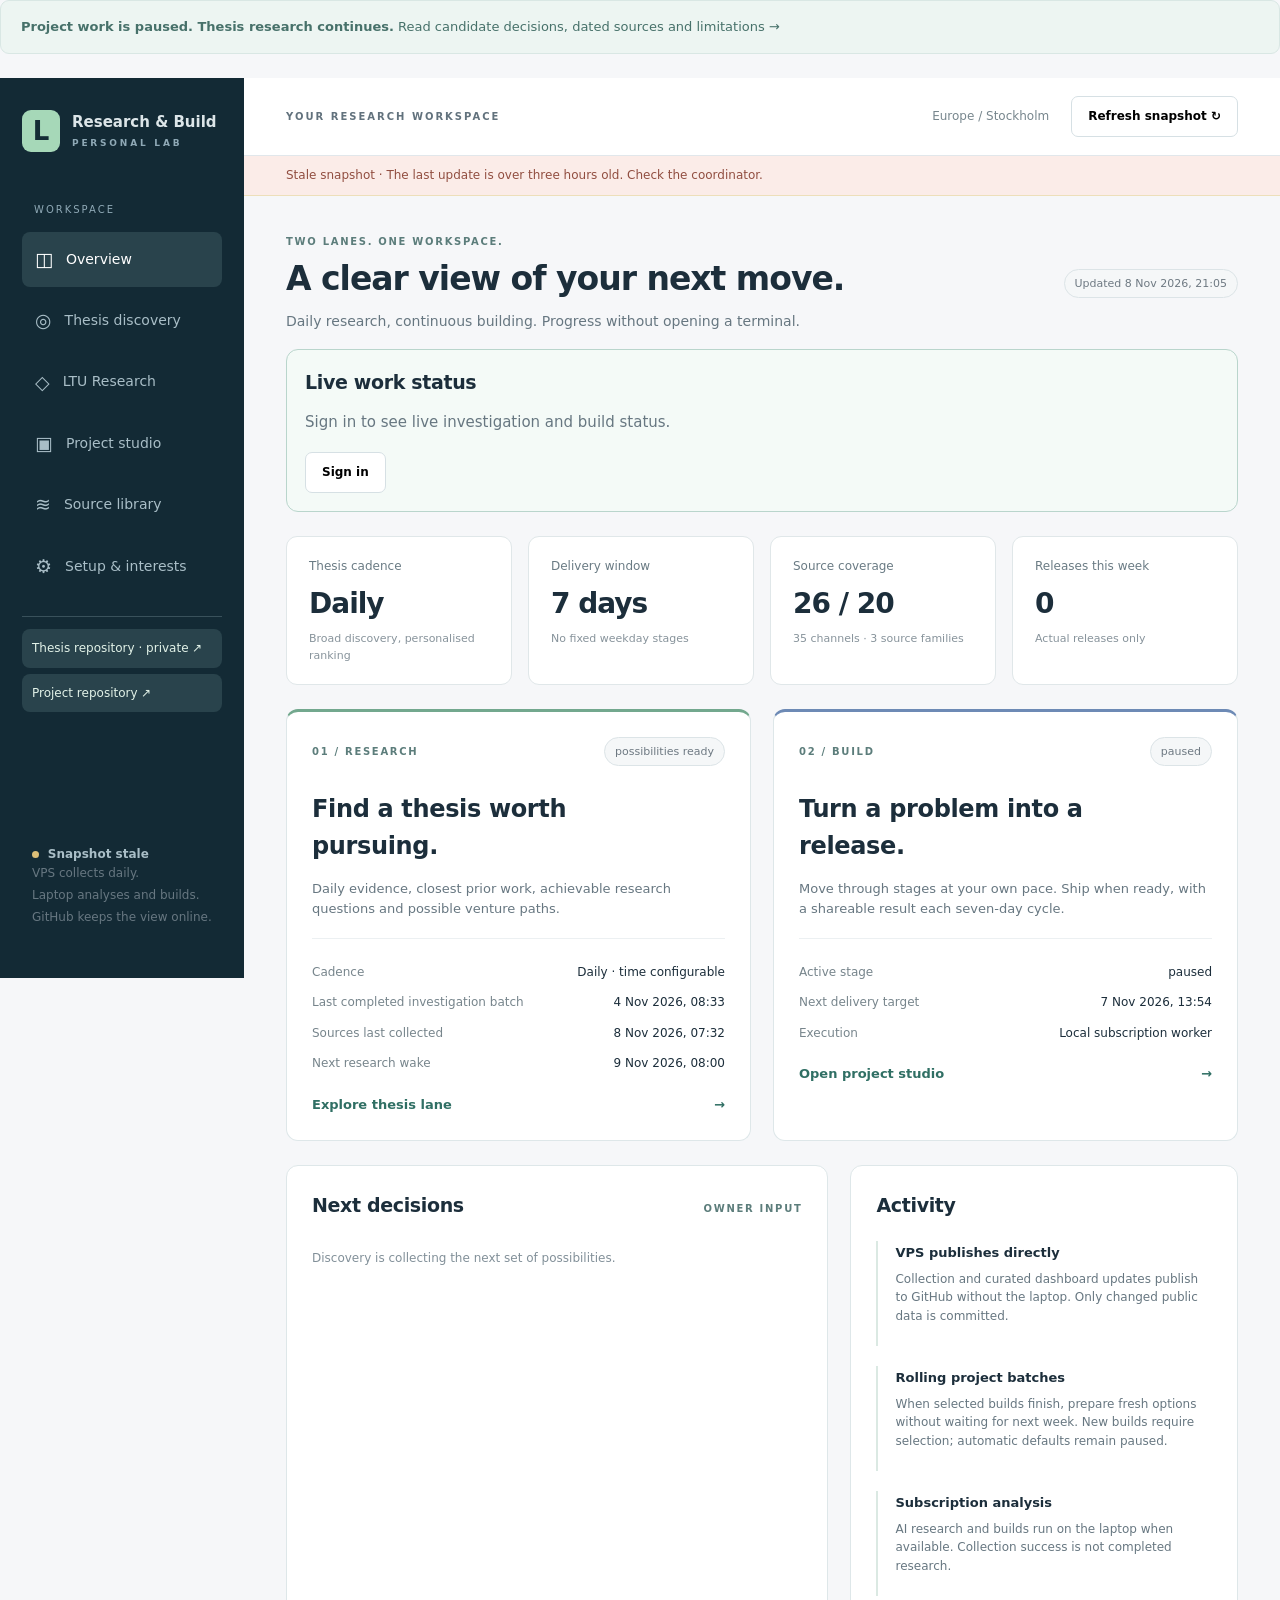
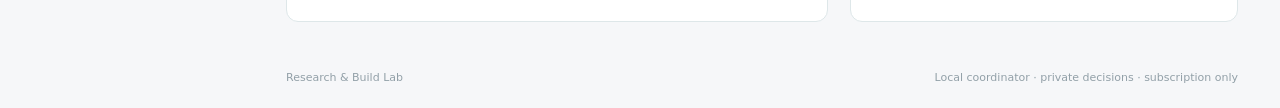
<file: docs/index.html>
<!doctype html>
<html lang="en">
<head><meta charset="utf-8"><meta name="viewport" content="width=device-width,initial-scale=1"><title>Research & Build Lab</title><link rel="stylesheet" href="style.css?v=cf0f7575d62f"></head>
<body><div class="callout" role="status"><strong id="workflow-notice">Loading current research and project status…</strong> <a href="audit.html">Read candidate decisions, dated sources and limitations →</a></div>
<a class="skip" href="#main">Skip to content</a>
<aside>
 <a class="brand" href="#overview"><span class="logo">L</span><span>Research & Build<span class="subbrand">PERSONAL LAB</span></span></a>
 <div class="nav-label">WORKSPACE</div>
 <nav aria-label="Main navigation">
 <a href="#overview" data-view="overview">◫ <span>Overview</span></a>
 <a href="#thesis" data-view="thesis">◎ <span>Thesis discovery</span></a>
 <a href="#ltu-research" data-view="ltu-research">◇ <span>LTU Research</span></a>
 <a href="#projects" data-view="projects">▣ <span>Project studio</span></a>
 <a href="#sources" data-view="sources">≋ <span>Source library</span></a>
 <a href="#setup" data-view="setup">⚙ <span>Setup & interests</span></a>
 </nav>
 <nav class="repo-nav" aria-label="GitHub repositories"><a href="https://github.com/achkum/ai-thesis-lab" target="_blank" rel="noopener noreferrer"><span>Thesis repository · private ↗</span></a><a href="https://github.com/achkum/ai-project-lab" target="_blank" rel="noopener noreferrer"><span>Project repository ↗</span></a></nav>
 <div class="sidebar-bottom"><span class="status-dot"></span> <strong id="connection">Not connected</strong><p>VPS collects daily.<br>Laptop analyses and builds.<br>GitHub keeps the view online.</p></div>
</aside>
<div class="workspace">
<header><span>YOUR RESEARCH WORKSPACE</span><div><span class="zone">Europe / Stockholm</span><button id="refresh">Refresh snapshot ↻</button></div></header>
<div id="notice" class="notice" role="status">Sample mode · Illustrative records only. No workflow is connected.</div>
<main id="main" tabindex="-1">
<div class="page-heading"><div><div class="eyebrow" id="eyebrow">TWO LANES. ONE WORKSPACE.</div><h1 id="title">A clear view of your next move.</h1><p id="subtitle">Daily research, continuous building. Progress without opening a terminal.</p></div><span class="pill" id="freshness">Awaiting first live snapshot</span></div>
<section id="view-overview" class="view"><div id="overview-live-work" class="job-panel" aria-live="polite"></div>
 <div class="stats" id="stats"></div>
 <div class="lane-grid">
  <article class="panel lane"><div class="card-top"><span class="tag">01 / RESEARCH</span><span class="pill" id="thesis-state">Needs setup</span></div><h2>Find a thesis worth pursuing.</h2><p>Daily evidence, closest prior work, achievable research questions and possible venture paths.</p><dl><div><dt>Cadence</dt><dd>Daily · time configurable</dd></div><div><dt>Last completed investigation batch</dt><dd id="thesis-last">Not run</dd></div><div><dt>Sources last collected</dt><dd id="thesis-collected">Not recorded</dd></div><div><dt>Next research wake</dt><dd id="thesis-next">Not scheduled</dd></div></dl><a class="text-link" href="#thesis">Explore thesis lane <span>→</span></a></article>
  <article class="panel lane project-lane"><div class="card-top"><span class="tag">02 / BUILD</span><span class="pill" id="project-state">Needs setup</span></div><h2>Turn a problem into a release.</h2><p>Move through stages at your own pace. Ship when ready, with a shareable result each seven-day cycle.</p><dl><div><dt>Active stage</dt><dd id="project-stage">Not started</dd></div><div><dt>Next delivery target</dt><dd id="project-target">Starts with first selection</dd></div><div><dt>Execution</dt><dd>Local subscription worker</dd></div></dl><a class="text-link" href="#projects">Open project studio <span>→</span></a></article>
 </div>
 <div class="bottom-grid"><article class="panel"><div class="section-title"><h2>Next decisions</h2><span class="tag">OWNER INPUT</span></div><div id="decision-list"></div></article><article class="panel"><h2>Activity</h2><div id="activity"></div></article></div>
</section>
<section id="view-thesis" class="view" hidden><div class="callout">We’re mapping LTU research first. <a href="#ltu-research">Browse the LTU Research tab</a> to explore existing directions by subject. Earlier investigated possibilities remain below; the research catalogue is separate from thesis qualification.</div><div class="toolbar"><label>Find an opportunity<input id="thesis-search" type="search" placeholder="Search titles or questions"></label><a class="button secondary" href="https://github.com/achkum/ai-thesis-lab" target="_blank" rel="noopener noreferrer">Thesis repository ↗</a><a class="button secondary" href="https://github.com/achkum/ai-thesis-lab/tree/main/research" target="_blank" rel="noopener noreferrer">Research reports ↗</a></div><div id="thesis-cards" class="cards"></div></section>
<section id="view-projects" class="view" hidden><div class="repo-links"><a class="button secondary" href="https://github.com/achkum/ai-project-lab" target="_blank" rel="noopener noreferrer">Project repository ↗</a><a class="button secondary" href="https://github.com/achkum/ai-project-lab/tree/main/projects" target="_blank" rel="noopener noreferrer">Project source folders ↗</a></div><div class="callout">Start with a business worth pursuing: a specific customer, a recurring problem and a reason to pay. One week delivers the first working customer workflow, not the whole business.</div><div id="project-cards" class="cards"></div><div class="pipeline" aria-label="Project stages"><span>Discover</span><b>→</b><span>Select</span><b>→</b><span>Build</span><b>→</b><span>Validate</span><b>→</b><span>Share & learn</span></div><div class="panel checklist"><h2>A release is ready when</h2><p>One complete user journey works · checks have actual results · limitations are documented · demo is shareable · feedback route is available.</p><a class="text-link" href="https://github.com/achkum/ai-project-lab/tree/main/projects">Browse project folders ↗</a></div></section>
<section id="view-sources" class="view" hidden><div class="callout" id="source-notice">Loading verified source coverage.</div><div class="toolbar"><label>Search sources<input id="source-search" type="search" placeholder="Search name or access route"></label><label>Category<select id="source-category"><option>All categories</option><option>Research</option><option>Data</option><option>Engineering</option><option>Community</option><option>Market</option><option>Public needs</option></select></label><span id="source-count"></span></div><div class="table-wrap panel"><table><thead><tr><th>Source</th><th>Category</th><th>Access route to verify</th><th>Status</th></tr></thead><tbody id="source-rows"></tbody></table></div></section>
<section id="view-setup" class="view" hidden><div class="callout">This form saves a draft in this browser and exports JSON. It does not update the VPS. You can also <a href="https://github.com/achkum/ai-thesis-lab/edit/main/config/owner-context.json">edit interests privately on GitHub</a>; the next run reads those changes. This browser form remains an export-only draft.</div><div class="bottom-grid"><form class="panel" id="profile-form"><h2>Your discovery profile</h2><label>AI topics<textarea id="interests" placeholder="For example: evaluation, agents, NLP"></textarea></label><label>Application domains<textarea id="domains" placeholder="Choose the fields you want to explore"></textarea></label><label>Exclude<textarea id="exclusions" placeholder="Topics or constraints to avoid"></textarea></label><div class="form-row"><label>Your hours per week<input id="hours" type="number" min="0" max="168" placeholder="Not set"></label><label>Additional AI spend in SEK<input id="budget" type="number" min="0" max="0" value="0" readonly></label></div><button type="submit" class="primary">Save draft & export JSON</button><p class="muted" id="profile-message" role="status">No credentials belong in this form.</p></form><div><article class="panel"><span class="tag">ACTIVE MACHINE SPLIT</span><h2>Small server. Flexible worker.</h2><div class="machine"><strong>VPS · 4 GB RAM</strong><p>Active daily public-source collection at 07:30 Stockholm, with a local metadata store. Runs while the laptop is off.</p></div><div class="machine"><strong>Your laptop · initial worker</strong><p>Imports VPS findings, runs AI analysis and builds, and refreshes this dashboard when awake.</p></div><div class="machine"><strong>GitHub Pages</strong><p>Dashboard remains available when both machines are offline. The snapshot then becomes stale.</p></div></article><article class="panel checklist"><h2>Model policy</h2><p>Strongest model for analysis and review. Mid-tier for implementation. Economy models only for small, reliably checked tasks. Pause rather than silently downgrade.</p><h2>Owner setup checklist</h2><p>Keep this laptop awake and the Codex app open for scheduled runs. Subscription limits pause work. Confirm exact thesis dates when ready. Local verified backups are available; off-device backup remains to configure.</p><a class="text-link" href="https://github.com/achkum/ai-thesis-lab">Open private setup repository ↗</a></article></div></div></section>
<section id="view-ltu-research" class="view" hidden><div id="ltu-research-catalog" aria-live="polite"></div></section>
<footer>Research & Build Lab <span>Local coordinator · private decisions · subscription only</span></footer>
</main></div>
<dialog id="detail"><button id="close-detail" aria-label="Close details">×</button><div id="detail-content"></div></dialog>
<script src="sample.js?v=8b02bd69b42c"></script><script src="ltu-research.js?v=76d134a1c498"></script><script src="app.js?v=5896e98b35fc"></script><script src="jobs.js?v=d1ee6f3c4daa"></script>
</body></html>
</file>
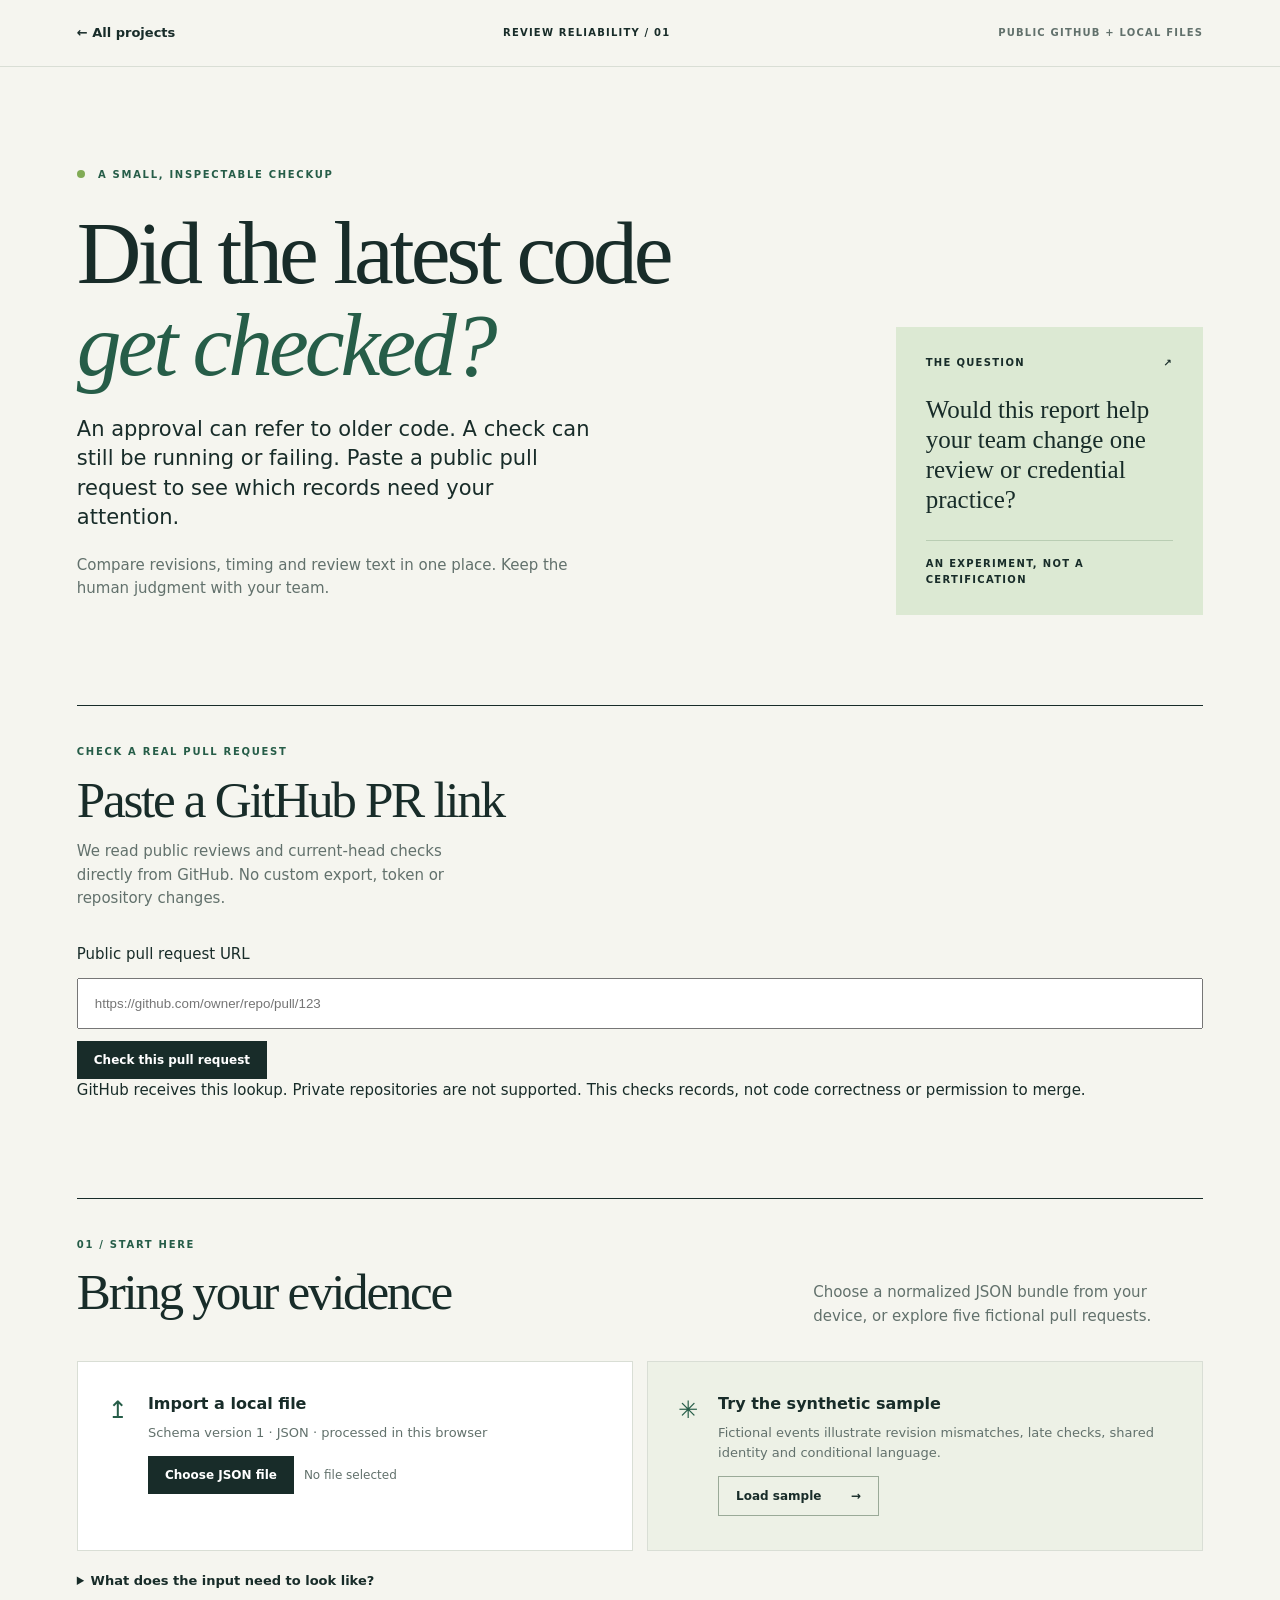
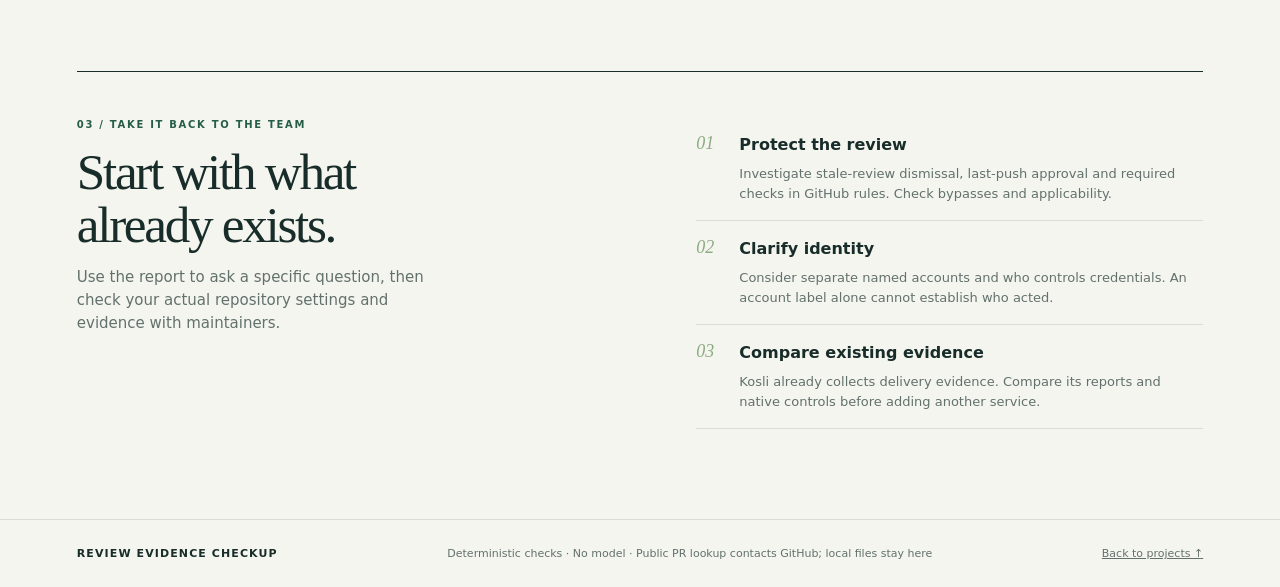
<file: docs/projects/rp1/index.html>
<!doctype html>
<html lang="en"><head><meta charset="utf-8"><meta name="viewport" content="width=device-width,initial-scale=1"><title>Review evidence checkup</title><link rel="stylesheet" href="style.css?v=c399e149a812"><style>#github-output .finding{display:block}#github-output{overflow-wrap:anywhere}#github-output h3{font-size:20px}</style></head>
<body><header class="top"><a href="../../#projects">← All projects</a><span>REVIEW RELIABILITY / 01</span><span>PUBLIC GITHUB + LOCAL FILES</span></header>
<main><section class="hero"><div><div class="eyebrow"><span class="dot"></span> A SMALL, INSPECTABLE CHECKUP</div><h1>Did the latest code<br><em>get checked?</em></h1><p class="lead">An approval can refer to older code. A check can still be running or failing. Paste a public pull request to see which records need your attention.</p><p>Compare revisions, timing and review text in one place. Keep the human judgment with your team.</p></div><aside class="hero-card"><div class="card-top">THE QUESTION <span>↗</span></div><p>Would this report help your team change one review or credential practice?</p><div class="card-bottom">AN EXPERIMENT, NOT A CERTIFICATION</div></aside></section>
<section class="workspace"><div class="section-head"><div><div class="eyebrow">CHECK A REAL PULL REQUEST</div><h2>Paste a GitHub PR link</h2><p>We read public reviews and current-head checks directly from GitHub. No custom export, token or repository changes.</p></div></div><label for="github-url">Public pull request URL</label><input id="github-url" type="url" placeholder="https://github.com/owner/repo/pull/123" style="display:block;width:100%;padding:16px;margin:12px 0"><button class="button primary" id="github-check">Check this pull request</button> <button class="button secondary" id="github-download" hidden>Download findings</button><div id="github-output" aria-live="polite"></div><p>GitHub receives this lookup. Private repositories are not supported. This checks records, not code correctness or permission to merge.</p></section><section class="workspace" id="workspace"><div class="section-head"><div><div class="eyebrow">01 / START HERE</div><h2>Bring your evidence</h2></div><p>Choose a normalized JSON bundle from your device, or explore five fictional pull requests.</p></div><div class="import-grid"><div class="import-box"><div class="box-icon">↥</div><div><h3>Import a local file</h3><p>Schema version 1 · JSON · processed in this browser</p><label class="button primary" for="file">Choose JSON file</label><input id="file" type="file" accept=".json,application/json"><span id="filename" class="filename">No file selected</span></div></div><div class="sample-box"><div class="box-icon">✳</div><div><h3>Try the synthetic sample</h3><p>Fictional events illustrate revision mismatches, late checks, shared identity and conditional language.</p><button id="sample" class="button secondary">Load sample <span>→</span></button></div></div></div><p id="error" class="error" role="alert" hidden></p><details class="format"><summary>What does the input need to look like?</summary><p>This accepts a manually normalized bundle, not a raw GitHub export. Each PR needs an ID and events with an ID, type and timezone-qualified timestamp. Optional fields include revision, actor, actor_kind, body, check name and conclusion. A merge revision must be the head under review.</p><pre>{"schema_version": 1, "pull_requests": [
  {"id": "example", "events": [
    {"id": "a1", "type": "approval", "at": "2026-01-01T10:00:00Z", "revision": "abc"},
    {"id": "m1", "type": "merge", "at": "2026-01-01T11:00:00Z", "revision": "abc"}
  ]}
]}</pre><a href="sample.json" download>Download the synthetic sample JSON ↓</a></details></section>
<section id="results" class="results" hidden><div class="section-head"><div><div class="eyebrow">02 / THE REPORT</div><h2>Follow the evidence</h2></div><div><p id="source"></p><button id="export" class="button primary">Download report JSON ↓</button></div></div><div class="notice"><strong>Read this first.</strong> Findings describe supplied events only. Missing evidence is unknown; this tool cannot verify completeness, approval validity, human judgment or compliance.</div><div id="summary" class="summary"></div><div class="report-layout"><aside class="pr-list"><div class="list-title">PULL REQUESTS <span id="pr-count"></span></div><div id="pr-buttons"></div></aside><div class="detail"><div class="detail-head"><div><div class="eyebrow">SELECTED PULL REQUEST</div><h3 id="pr-title"></h3></div><label>Show findings <select id="filter"><option value="all">All findings</option><option value="contradicted">Contradicted</option><option value="unknown">Unknown</option><option value="supported">Supported</option></select></label></div><div id="findings"></div><div class="timeline-head"><div><div class="eyebrow">EVENT RECORD</div><h3>Evidence timeline</h3></div><span>Chronological · supplied fields</span></div><div id="timeline"></div></div></div></section>
<section class="remedies"><div><div class="eyebrow">03 / TAKE IT BACK TO THE TEAM</div><h2>Start with what<br>already exists.</h2><p>Use the report to ask a specific question, then check your actual repository settings and evidence with maintainers.</p></div><div class="remedy-list"><article><span>01</span><div><h3>Protect the review</h3><p>Investigate stale-review dismissal, last-push approval and required checks in GitHub rules. Check bypasses and applicability.</p></div></article><article><span>02</span><div><h3>Clarify identity</h3><p>Consider separate named accounts and who controls credentials. An account label alone cannot establish who acted.</p></div></article><article><span>03</span><div><h3>Compare existing evidence</h3><p>Kosli already collects delivery evidence. Compare its reports and native controls before adding another service.</p></div></article></div></section></main><footer><span>REVIEW EVIDENCE CHECKUP</span><span>Deterministic checks · No model · Public PR lookup contacts GitHub; local files stay here</span><a href="../../#projects">Back to projects ↑</a></footer><script src="analysis.js?v=13ccde705a9d"></script><script src="sample.js?v=2971e70af1a4"></script><script src="app.js?v=0ca2bbeb652d"></script><script src="github.js?v=8b8b60bc05c4"></script><script src="github-ui.js?v=4ddb21aa85ed"></script></body></html>
</file>
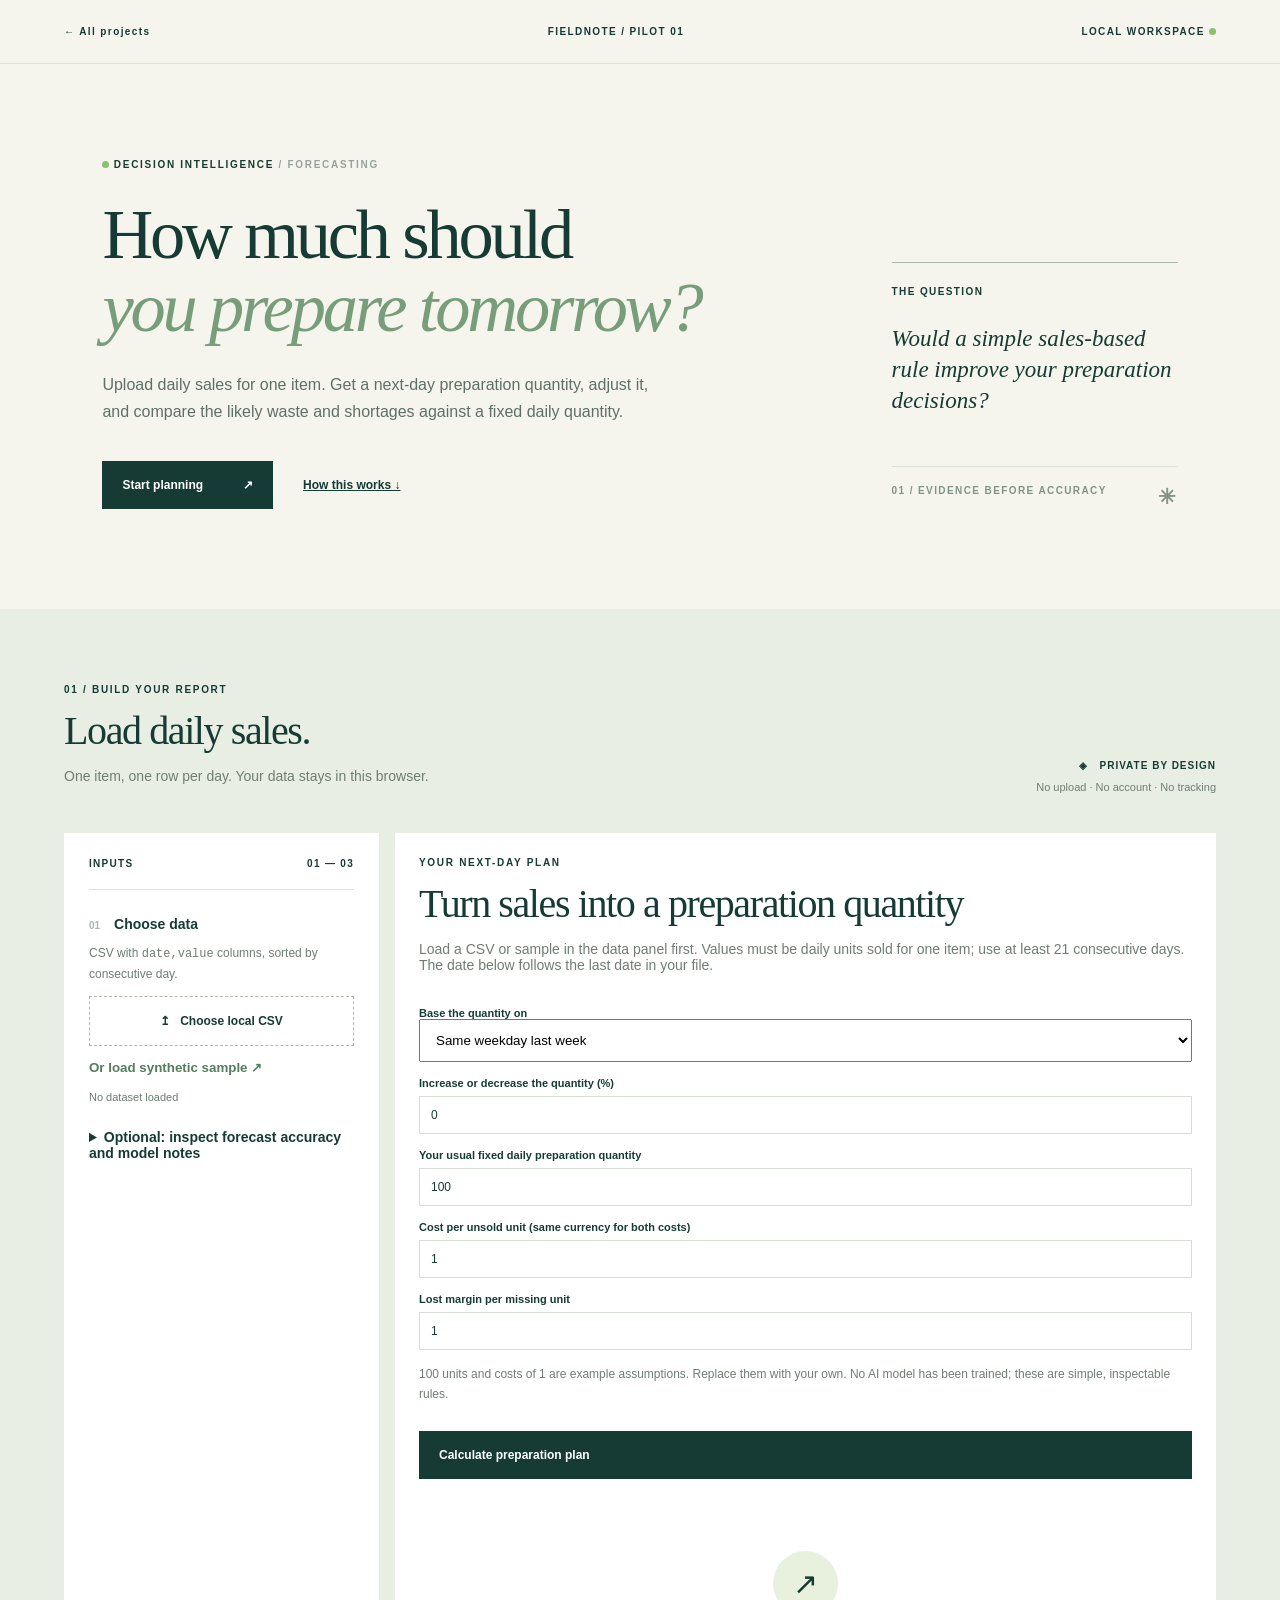
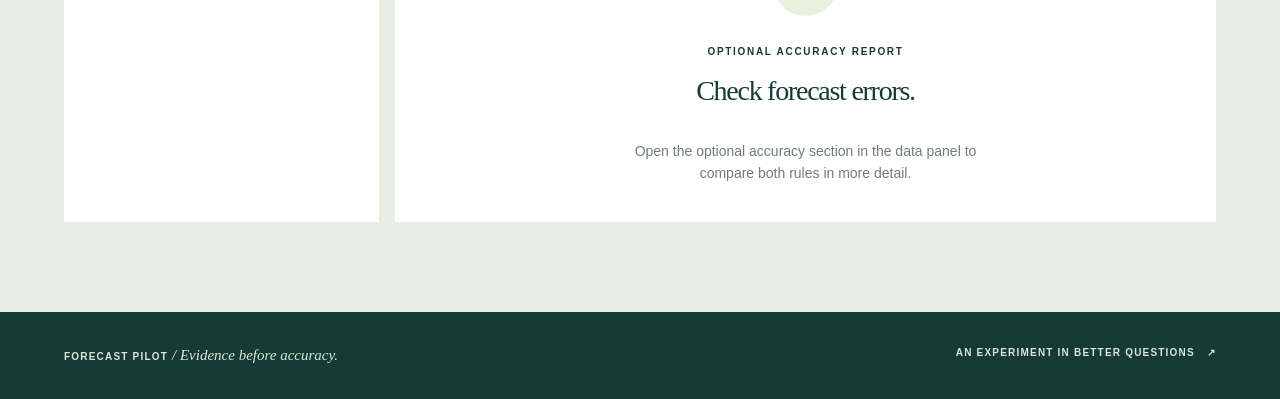
<file: docs/projects/rp2/index.html>
<!doctype html><html lang="en"><head><meta charset="utf-8"><meta name="viewport" content="width=device-width,initial-scale=1"><title>Forecast pilot | Evidence report</title><link rel="stylesheet" href="style.css?v=f25577c48c52"><style>#planning{padding:24px;background:#fff;margin-bottom:24px}#planning .section-head{margin-bottom:20px}#planning .controls{padding:0}#planning select{padding:12px;width:100%}#planning h3{font-size:26px}details{margin:24px 0}summary{cursor:pointer;font-weight:bold}.empty{min-height:0;padding:24px}.empty h2{font-size:28px}</style></head><body>
<header class="top"><a href="../../#projects">← All projects</a><span>FIELDNOTE / PILOT 01</span><span>LOCAL WORKSPACE <i></i></span></header>
<main><section class="hero"><div><div class="eyebrow"><span class="dot"></span> DECISION INTELLIGENCE <span class="muted">/ FORECASTING</span></div><h1>How much should<br><em>you prepare tomorrow?</em></h1><p>Upload daily sales for one item. Get a next-day preparation quantity, adjust it, and compare the likely waste and shortages against a fixed daily quantity.</p><div class="hero-actions"><a href="#workspace" class="button primary">Start planning <span>↗</span></a><a href="#method" class="text-link">How this works ↓</a></div></div><div class="hero-note"><span>THE QUESTION</span><p>Would a simple sales-based rule improve your preparation decisions?</p><div class="note-bottom">01 / EVIDENCE BEFORE ACCURACY <span>✳</span></div></div></section>
<section class="workspace" id="workspace"><div class="section-head"><div><div class="eyebrow">01 / BUILD YOUR REPORT</div><h2>Load daily sales.</h2><p>One item, one row per day. Your data stays in this browser.</p></div><div class="privacy">◈ &nbsp; PRIVATE BY DESIGN<br><small>No upload · No account · No tracking</small></div></div>
<div class="layout"><aside class="panel controls"><div class="panel-title"><span>INPUTS</span><span>01 — 03</span></div><h3><b>01</b> Choose data</h3><p>CSV with <code>date,value</code> columns, sorted by consecutive day.</p><label class="upload">↥ &nbsp; Choose local CSV<input id="file" type="file" accept=".csv,text/csv"></label><button class="sample" id="sample">Or load synthetic sample ↗</button><div id="file-status" class="file-status">No dataset loaded</div><details><summary>Optional: inspect forecast accuracy and model notes</summary><div class="rule"></div><h3><b>02</b> Set the window</h3><label class="field">First evaluation target<input type="date" id="start"></label><p class="hint">At least 7 prior observations and 14 targets are required. Later forecasts use observed values from earlier targets.</p><div class="rule"></div><h3><b>03</b> Add context <small>OPTIONAL</small></h3><p>Supplied details are recorded as claims, not verified evidence.</p><label class="field">Data description<input id="description" placeholder="e.g. daily demand, units"></label><label class="field">Candidate / version<input id="candidate" placeholder="Unknown if blank"></label><label class="field">Model release date<input type="date" id="release"></label><label class="field">Model hash<input id="hash" placeholder="Unknown if blank"></label><label class="field">Training corpus disclosure<input id="corpus" placeholder="Unknown if blank"></label><label class="field">Candidate latency / conditions<input id="latency" placeholder="Unknown if blank"></label><button class="button dark" id="run">Compare forecast errors <span>↗</span></button></details><div id="error" class="error" role="alert"></div></aside>
<div class="results"><section class="workspace" id="planning"><div class="section-head"><div><div class="eyebrow">YOUR NEXT-DAY PLAN</div><h2>Turn sales into a preparation quantity</h2><p>Load a CSV or sample in the data panel first. Values must be daily units sold for one item; use at least 21 consecutive days. The date below follows the last date in your file.</p></div></div><div class="panel controls"><label class="field">Base the quantity on<select id="plan-method"><option value="seasonal">Same weekday last week</option><option value="last">Last recorded day</option></select></label><label class="field">Increase or decrease the quantity (%)<input id="plan-uplift" type="number" value="0" min="-100" max="200"></label><label class="field">Your usual fixed daily preparation quantity<input id="plan-current" type="number" value="100" min="0"></label><label class="field">Cost per unsold unit (same currency for both costs)<input id="plan-waste" type="number" value="1" min="0" step="0.1"></label><label class="field">Lost margin per missing unit<input id="plan-shortage" type="number" value="1" min="0" step="0.1"></label><p>100 units and costs of 1 are example assumptions. Replace them with your own. No AI model has been trained; these are simple, inspectable rules.</p><button id="plan-run" class="button dark">Calculate preparation plan</button><div id="plan-output" aria-live="polite"></div><button id="plan-download" class="outline" hidden>Download this plan</button></div></section><div id="empty" class="empty"><div class="empty-symbol">↗</div><div class="eyebrow">OPTIONAL ACCURACY REPORT</div><h2>Check forecast errors.</h2><p>Open the optional accuracy section in the data panel to compare both rules in more detail.</p></div><div id="report" hidden><div class="report-top"><div><div class="eyebrow"><span class="dot"></span> PILOT EVIDENCE REPORT</div><h2>What the numbers say.</h2><p id="report-subtitle"></p></div><button id="download" class="outline">↓ &nbsp; Export report</button></div><div class="decision"><div><span class="tag">OBSERVED BASELINE</span><h3 id="winner"></h3><p id="decision-text"></p></div><div class="decision-mark">↗</div></div><div class="metric-grid"><article class="metric"><span>LAST VALUE / MAE</span><strong id="last-mae"></strong><small id="last-ci"></small></article><article class="metric"><span>7-DAY NAIVE / MAE</span><strong id="seasonal-mae"></strong><small id="seasonal-ci"></small></article><article class="metric accent"><span>PAIRED DIFFERENCE</span><strong id="diff"></strong><small id="diff-ci"></small></article></div><div class="chart-card"><div class="card-head"><div><div class="eyebrow">02 / TARGET-BY-TARGET</div><h3>Inspect the forecasts.</h3></div><span class="legend"><i></i> ACTUAL &nbsp; <i></i> LAST &nbsp; <i></i> 7-DAY</span></div><svg id="chart" viewBox="0 0 700 240" role="img" aria-label="Actual values and baseline predictions across the evaluation window"></svg><label class="slider-label">SELECT A TARGET <input type="range" id="target" min="0" value="0"> <strong id="target-date"></strong></label><div id="target-detail" class="target-detail"></div></div><div class="evidence-grid"><article class="evidence"><div class="eyebrow">03 / FAIRNESS CHECK</div><h3>Same targets. Same rules.</h3><div id="fairness"></div></article><article class="evidence warm"><div class="eyebrow">04 / DISCLOSURE CHECK</div><h3>What remains unknown.</h3><div id="disclosures"></div></article></div><div class="footnote" id="method"><strong>READ THE INTERVALS CAREFULLY</strong><p>95% intervals are seeded circular seven-day block bootstrap summaries of mean absolute errors, not forecast intervals. They depend on the resampling assumptions and can mislead on short or shifting series. Positive paired difference favors the 7-day baseline. A later target date does not prove a series or domain was absent from pretraining.</p></div></div></div></div></section>
<footer><span>FORECAST PILOT <em> / Evidence before accuracy.</em></span><span>AN EXPERIMENT IN BETTER QUESTIONS &nbsp; ↗</span></footer></main><script src="analysis.js?v=b5b53082781a"></script><script src="sample.js?v=c8ea45a2a345"></script><script src="app.js?v=ceab15ea211e"></script><script src="planner.js?v=c2400f21479e"></script><script src="planner-ui.js?v=51fc509cabce"></script></body></html>
</file>
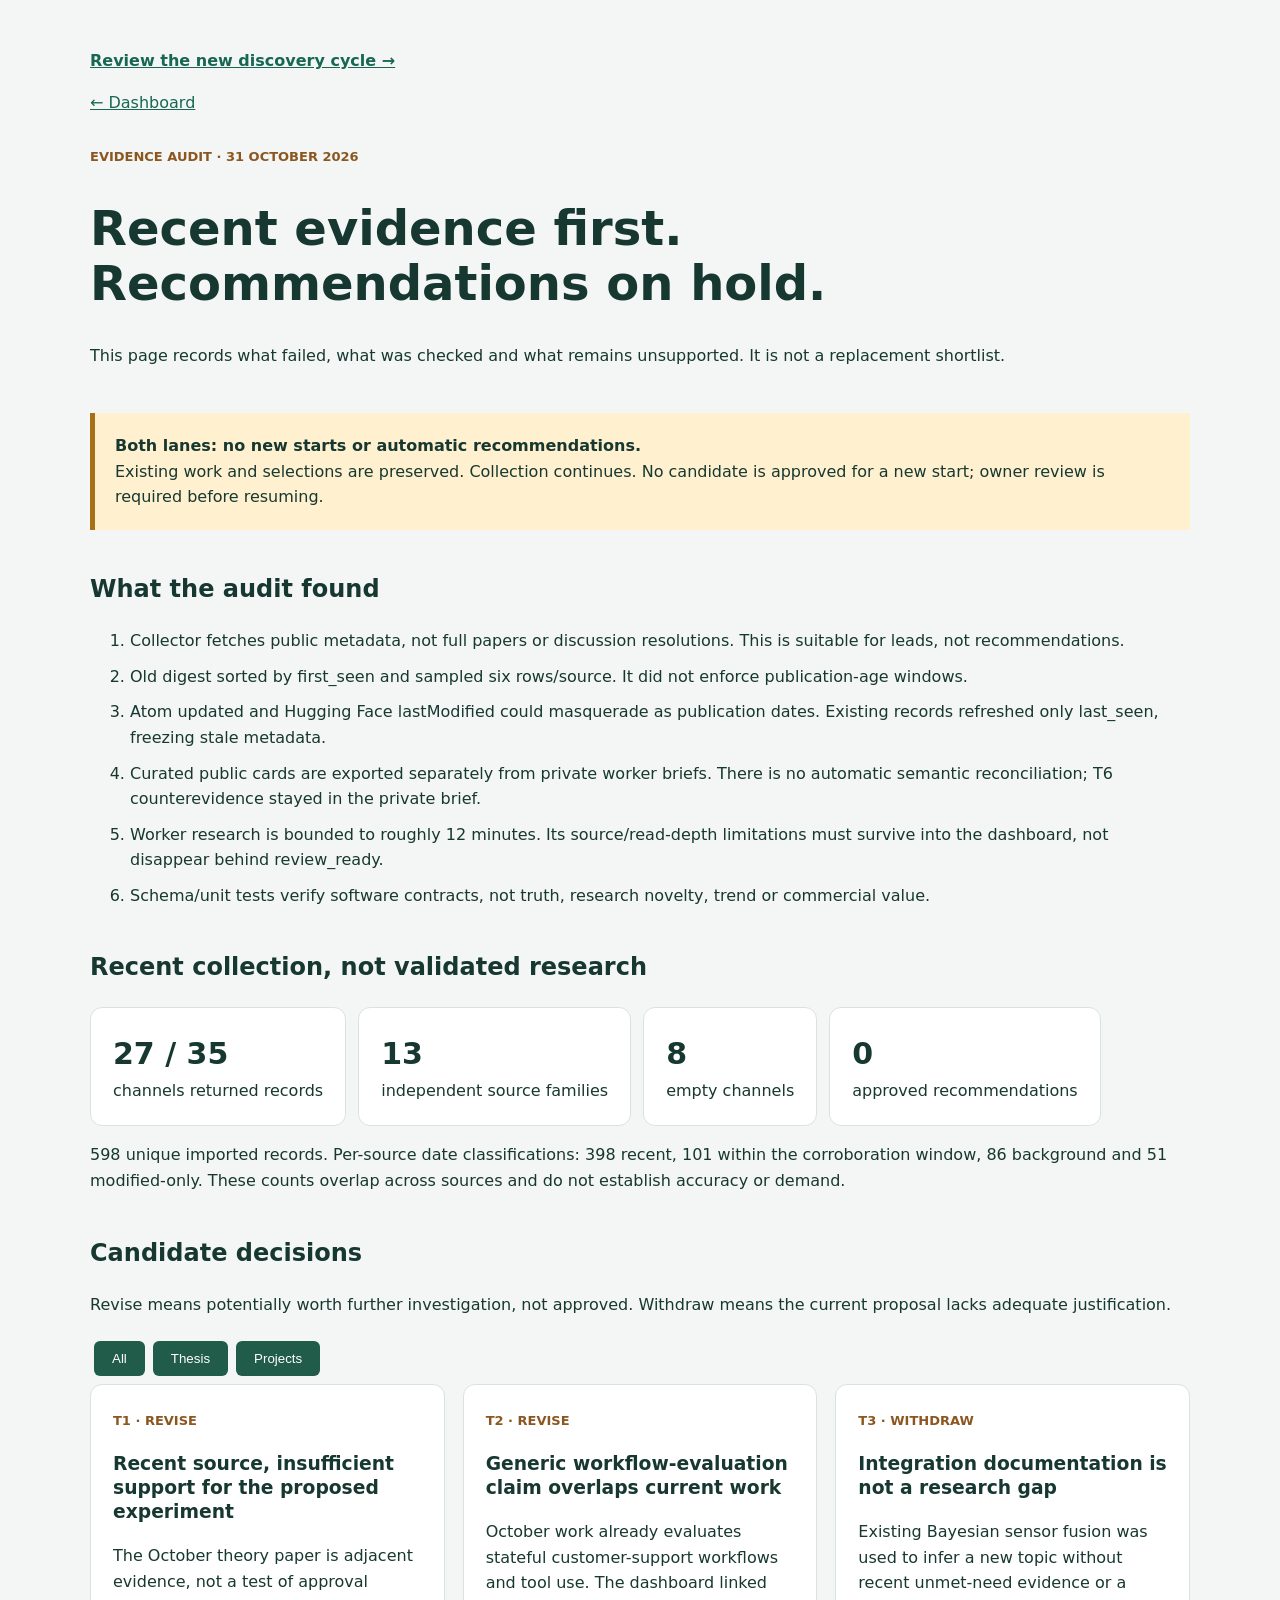
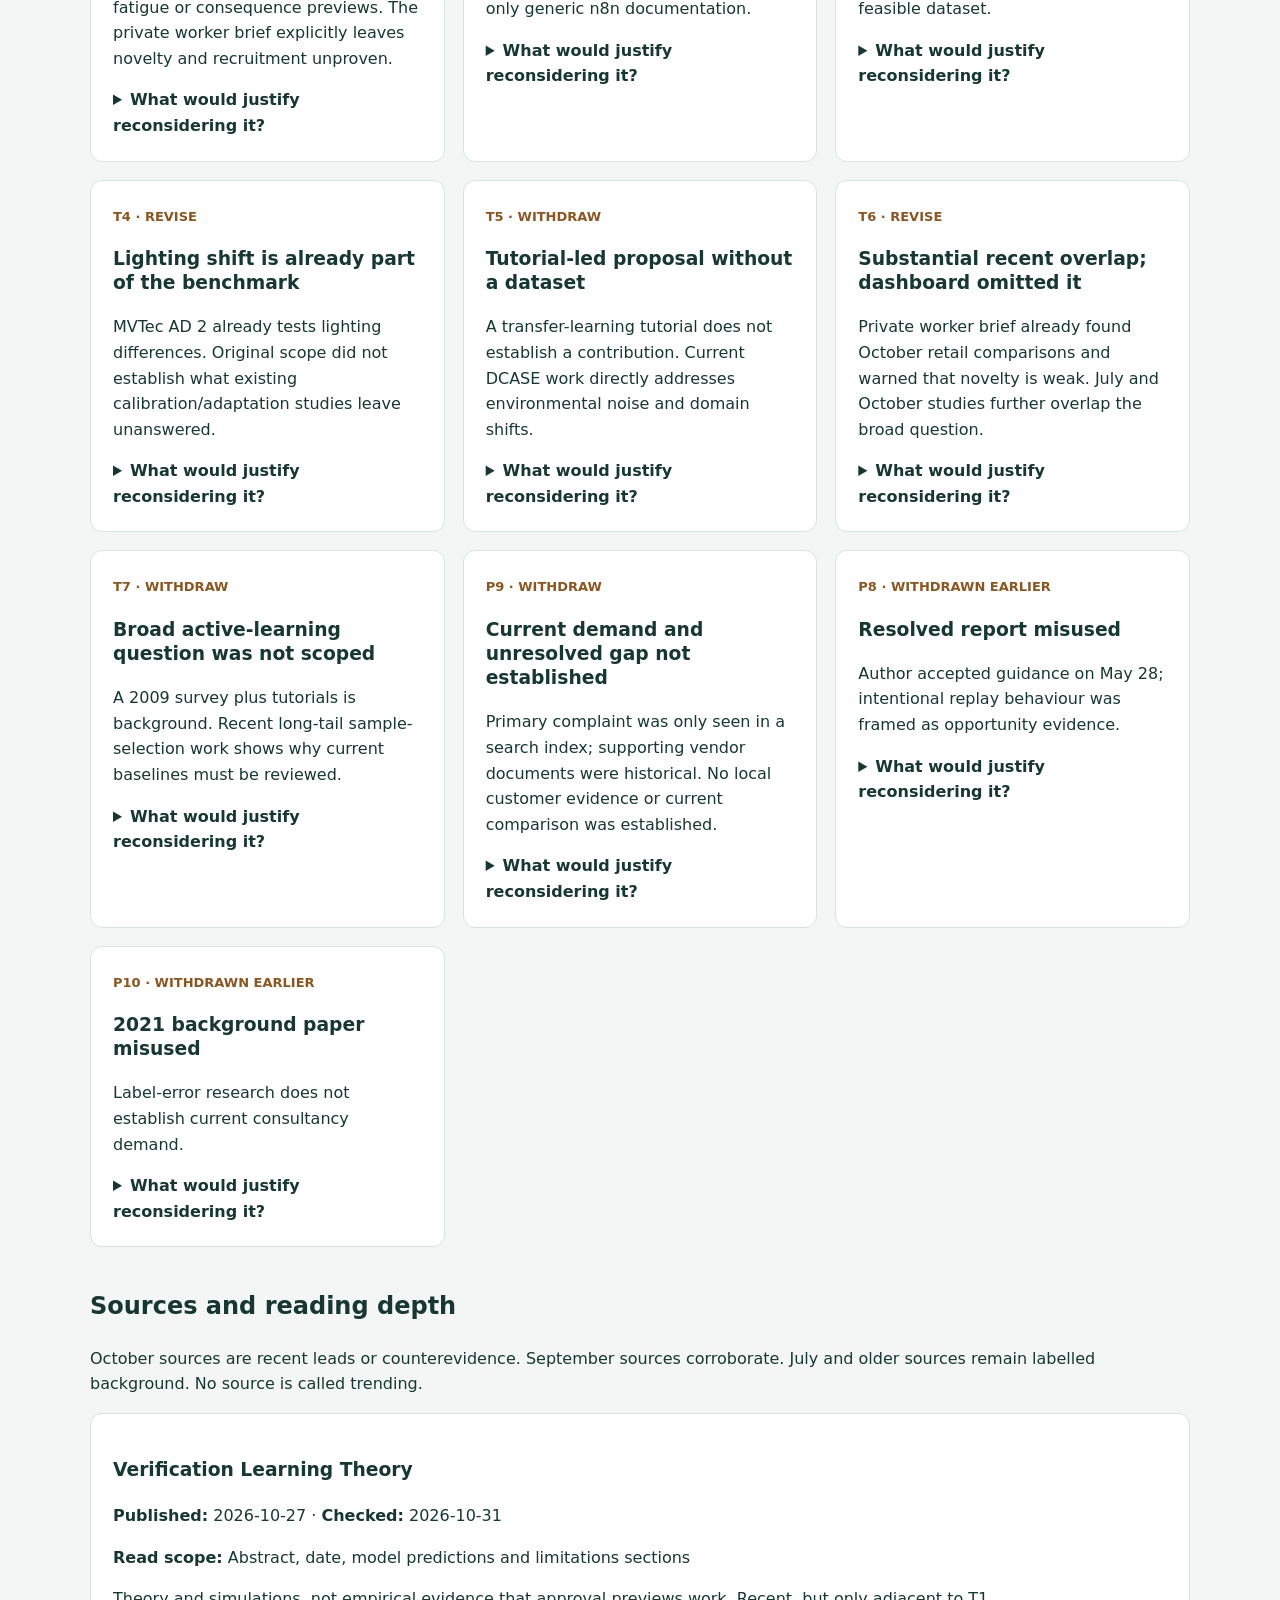
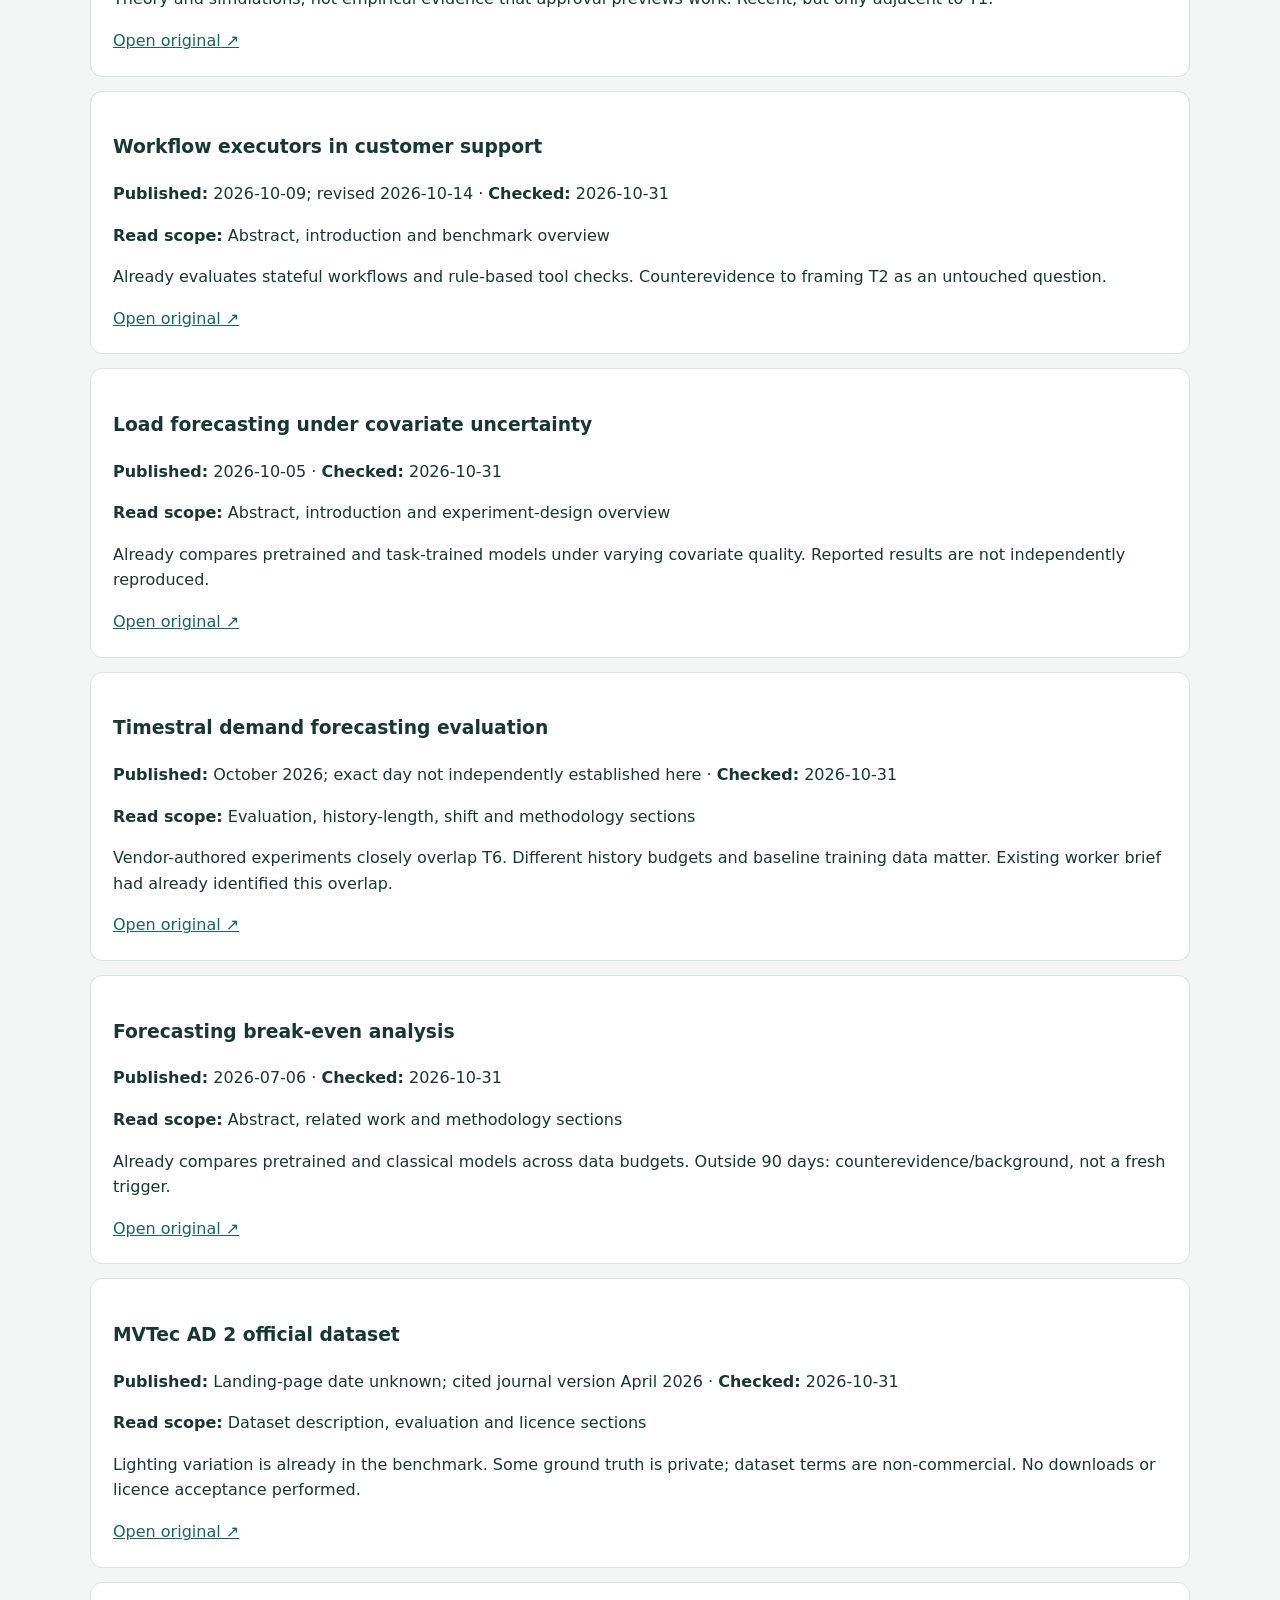
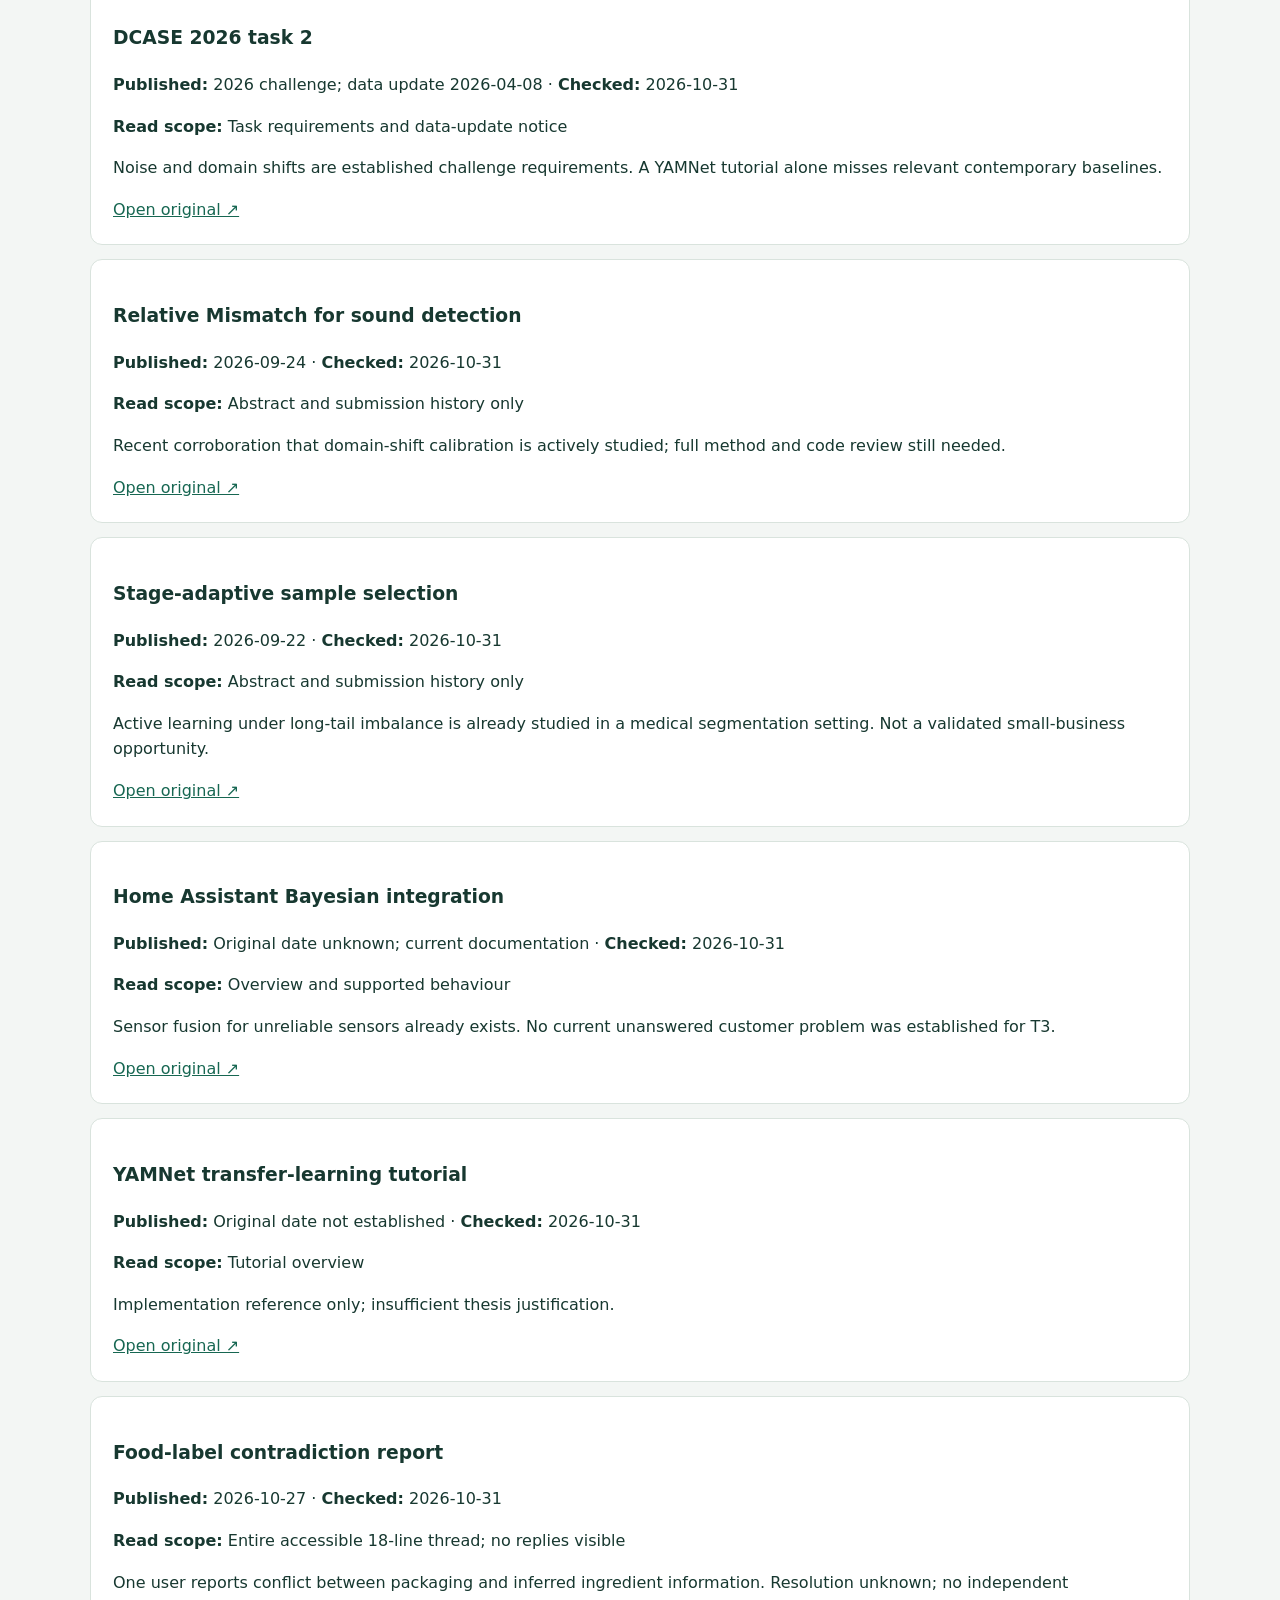
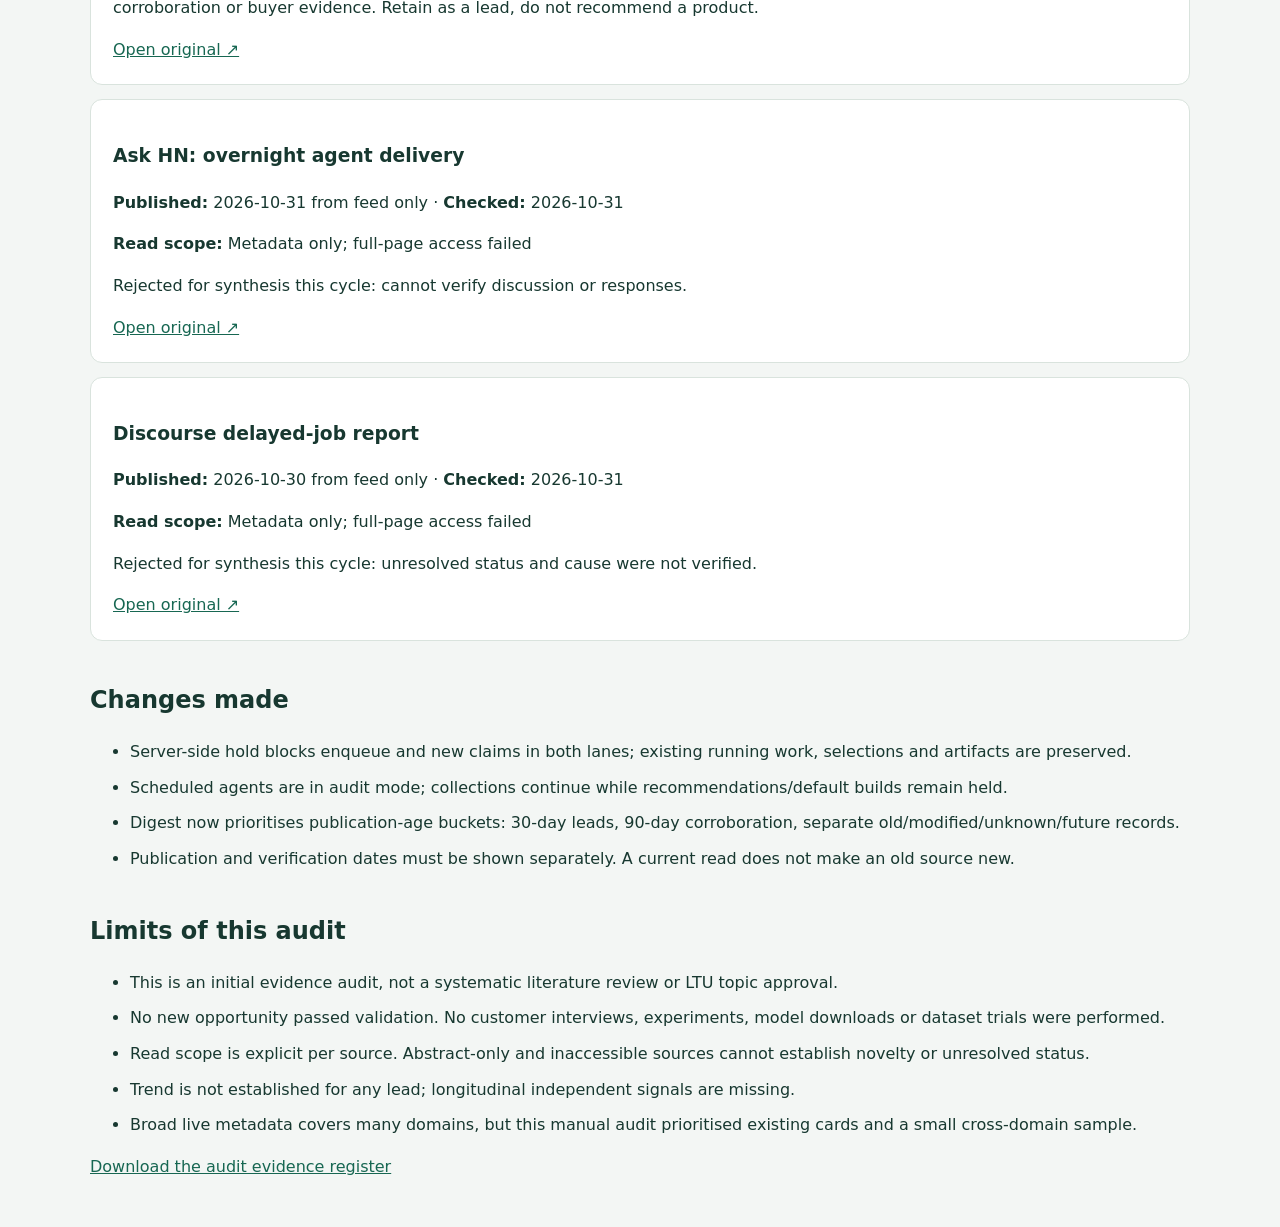
<file: docs/audit.html>
<!doctype html><html lang="en"><meta charset="utf-8"><meta name="viewport" content="width=device-width,initial-scale=1"><title>Discovery audit · Research & Build</title><style>
body{margin:0;background:#f3f6f4;color:#173830;font:16px/1.6 system-ui}main{max-width:1100px;margin:auto;padding:32px 24px}a{color:#176752}header{padding:28px 0}h1{font-size:clamp(30px,5vw,48px);line-height:1.15;max-width:800px}h2{margin-top:40px}.banner{padding:20px;background:#fff0cf;border-left:5px solid #a57017}.grid{display:grid;grid-template-columns:repeat(auto-fit,minmax(280px,1fr));gap:18px}.card,.source,.stat{background:white;border:1px solid #d9e3dd;border-radius:12px;padding:22px}.tag{font-size:13px;text-transform:uppercase;font-weight:700;color:#8b5620}.card h3{line-height:1.3}.card a{display:block;margin:8px 0}summary{cursor:pointer;font-weight:600}button{background:#215b49;color:white;border:0;border-radius:6px;padding:10px 18px;margin:8px 4px;cursor:pointer}.stats{display:flex;gap:12px;flex-wrap:wrap}.stat strong{display:block;font-size:30px}.source{margin:14px 0}.muted{color:#55675f}li{margin:10px 0}[hidden]{display:none!important}</style>
<main><p><a href="index.html#thesis"><strong>Review the new discovery cycle →</strong></a></p><a href="index.html#thesis">← Dashboard</a><header><span class="tag">Evidence audit · 31 October 2026</span><h1>Recent evidence first.<br>Recommendations on hold.</h1><p>This page records what failed, what was checked and what remains unsupported. It is not a replacement shortlist.</p></header>
<div class="banner"><b>Both lanes: no new starts or automatic recommendations.</b><br>Existing work and selections are preserved. Collection continues. No candidate is approved for a new start; owner review is required before resuming.</div>
<h2>What the audit found</h2><ol><li>Collector fetches public metadata, not full papers or discussion resolutions. This is suitable for leads, not recommendations.</li><li>Old digest sorted by first_seen and sampled six rows/source. It did not enforce publication-age windows.</li><li>Atom updated and Hugging Face lastModified could masquerade as publication dates. Existing records refreshed only last_seen, freezing stale metadata.</li><li>Curated public cards are exported separately from private worker briefs. There is no automatic semantic reconciliation; T6 counterevidence stayed in the private brief.</li><li>Worker research is bounded to roughly 12 minutes. Its source/read-depth limitations must survive into the dashboard, not disappear behind review_ready.</li><li>Schema/unit tests verify software contracts, not truth, research novelty, trend or commercial value.</li></ol><h2>Recent collection, not validated research</h2><div class="stats"><div class="stat"><strong>27 / 35</strong>channels returned records</div><div class="stat"><strong>13</strong>independent source families</div><div class="stat"><strong>8</strong>empty channels</div><div class="stat"><strong>0</strong>approved recommendations</div></div><p>598 unique imported records. Per-source date classifications: 398 recent, 101 within the corroboration window, 86 background and 51 modified-only. These counts overlap across sources and do not establish accuracy or demand.</p>
<h2>Candidate decisions</h2><p>Revise means potentially worth further investigation, not approved. Withdraw means the current proposal lacks adequate justification.</p><div><button data-filter="all">All</button><button data-filter="thesis">Thesis</button><button data-filter="project">Projects</button></div><div class="grid"><article class="card" data-lane="thesis"><span class="tag">T1 · Revise</span><h3>Recent source, insufficient support for the proposed experiment</h3><p>The October theory paper is adjacent evidence, not a test of approval fatigue or consequence previews. The private worker brief explicitly leaves novelty and recruitment unproven.</p><details><summary>What would justify reconsidering it?</summary><p>Need closest empirical interface studies, measurable hypotheses, power/recruitment feasibility and supervisor fit.</p><a href="https://arxiv.org/html/2610.37875v1" target="_blank" rel="noopener">Verification Learning Theory ↗</a></details></article><article class="card" data-lane="thesis"><span class="tag">T2 · Revise</span><h3>Generic workflow-evaluation claim overlaps current work</h3><p>October work already evaluates stateful customer-support workflows and tool use. The dashboard linked only generic n8n documentation.</p><details><summary>What would justify reconsidering it?</summary><p>Define a specific failure class and compare against current workflow evaluators; verify dataset/tool access.</p><a href="https://arxiv.org/html/2610.14346v2" target="_blank" rel="noopener">Workflow executors in customer support ↗</a></details></article><article class="card" data-lane="thesis"><span class="tag">T3 · Withdraw</span><h3>Integration documentation is not a research gap</h3><p>Existing Bayesian sensor fusion was used to infer a new topic without recent unmet-need evidence or a feasible dataset.</p><details><summary>What would justify reconsidering it?</summary><p>A new evidence-backed question and actual sensor-data plan are required before reconsideration.</p><a href="https://www.home-assistant.io/integrations/bayesian/" target="_blank" rel="noopener">Home Assistant Bayesian integration ↗</a></details></article><article class="card" data-lane="thesis"><span class="tag">T4 · Revise</span><h3>Lighting shift is already part of the benchmark</h3><p>MVTec AD 2 already tests lighting differences. Original scope did not establish what existing calibration/adaptation studies leave unanswered.</p><details><summary>What would justify reconsidering it?</summary><p>Review 2026 challenge methods; choose an explicit remaining comparison and public split. Verify local runtime and non-commercial boundaries.</p><a href="https://www.mvtec.com/research-teaching/datasets/mvtec-ad-2" target="_blank" rel="noopener">MVTec AD 2 official dataset ↗</a></details></article><article class="card" data-lane="thesis"><span class="tag">T5 · Withdraw</span><h3>Tutorial-led proposal without a dataset</h3><p>A transfer-learning tutorial does not establish a contribution. Current DCASE work directly addresses environmental noise and domain shifts.</p><details><summary>What would justify reconsidering it?</summary><p>Start from a current unresolved task and access to a suitable licensed dataset, not a classifier tutorial.</p><a href="https://dcase.community/challenge2026/task-first-shot-unsupervised-anomalous-sound-detection-for-machine-condition-monitoring" target="_blank" rel="noopener">DCASE 2026 task 2 ↗</a><a href="https://arxiv.org/abs/2609.29746" target="_blank" rel="noopener">Relative Mismatch for sound detection ↗</a><a href="https://www.tensorflow.org/tutorials/audio/transfer_learning_audio" target="_blank" rel="noopener">YAMNet transfer-learning tutorial ↗</a></details></article><article class="card" data-lane="thesis"><span class="tag">T6 · Revise</span><h3>Substantial recent overlap; dashboard omitted it</h3><p>Private worker brief already found October retail comparisons and warned that novelty is weak. July and October studies further overlap the broad question.</p><details><summary>What would justify reconsidering it?</summary><p>Do a precise comparison matrix before narrowing; dataset overlap and laptop feasibility remain untested. Preserve the existing brief as research, not endorsement.</p><a href="https://arxiv.org/html/2610.07232v1" target="_blank" rel="noopener">Load forecasting under covariate uncertainty ↗</a><a href="https://winder.ai/timestral-ai-demand-forecasting/" target="_blank" rel="noopener">Timestral demand forecasting evaluation ↗</a><a href="https://arxiv.org/html/2607.04919v1" target="_blank" rel="noopener">Forecasting break-even analysis ↗</a></details></article><article class="card" data-lane="thesis"><span class="tag">T7 · Withdraw</span><h3>Broad active-learning question was not scoped</h3><p>A 2009 survey plus tutorials is background. Recent long-tail sample-selection work shows why current baselines must be reviewed.</p><details><summary>What would justify reconsidering it?</summary><p>Specify modality, label budget, annotation cost, dataset and a remaining empirical question; no claim of novelty from the current card.</p><a href="https://arxiv.org/abs/2609.25850" target="_blank" rel="noopener">Stage-adaptive sample selection ↗</a></details></article><article class="card" data-lane="project"><span class="tag">P9 · Withdraw</span><h3>Current demand and unresolved gap not established</h3><p>Primary complaint was only seen in a search index; supporting vendor documents were historical. No local customer evidence or current comparison was established.</p><details><summary>What would justify reconsidering it?</summary><p>Read the complete report, check current alternatives and obtain evidence of a remaining operator problem before proposing a product.</p></details></article><article class="card" data-lane="project"><span class="tag">P8 · Withdrawn earlier</span><h3>Resolved report misused</h3><p>Author accepted guidance on May 28; intentional replay behaviour was framed as opportunity evidence.</p><details><summary>What would justify reconsidering it?</summary><p>Retain only in the rejection log; do not restart.</p></details></article><article class="card" data-lane="project"><span class="tag">P10 · Withdrawn earlier</span><h3>2021 background paper misused</h3><p>Label-error research does not establish current consultancy demand.</p><details><summary>What would justify reconsidering it?</summary><p>Retain only as background; do not restart.</p></details></article></div><h2>Sources and reading depth</h2><p>October sources are recent leads or counterevidence. September sources corroborate. July and older sources remain labelled background. No source is called trending.</p><article class="source"><h3>Verification Learning Theory</h3><p><b>Published:</b> 2026-10-27 · <b>Checked:</b> 2026-10-31</p><p><b>Read scope:</b> Abstract, date, model predictions and limitations sections</p><p>Theory and simulations, not empirical evidence that approval previews work. Recent, but only adjacent to T1.</p><a href="https://arxiv.org/html/2610.37875v1" target="_blank" rel="noopener">Open original ↗</a></article><article class="source"><h3>Workflow executors in customer support</h3><p><b>Published:</b> 2026-10-09; revised 2026-10-14 · <b>Checked:</b> 2026-10-31</p><p><b>Read scope:</b> Abstract, introduction and benchmark overview</p><p>Already evaluates stateful workflows and rule-based tool checks. Counterevidence to framing T2 as an untouched question.</p><a href="https://arxiv.org/html/2610.14346v2" target="_blank" rel="noopener">Open original ↗</a></article><article class="source"><h3>Load forecasting under covariate uncertainty</h3><p><b>Published:</b> 2026-10-05 · <b>Checked:</b> 2026-10-31</p><p><b>Read scope:</b> Abstract, introduction and experiment-design overview</p><p>Already compares pretrained and task-trained models under varying covariate quality. Reported results are not independently reproduced.</p><a href="https://arxiv.org/html/2610.07232v1" target="_blank" rel="noopener">Open original ↗</a></article><article class="source"><h3>Timestral demand forecasting evaluation</h3><p><b>Published:</b> October 2026; exact day not independently established here · <b>Checked:</b> 2026-10-31</p><p><b>Read scope:</b> Evaluation, history-length, shift and methodology sections</p><p>Vendor-authored experiments closely overlap T6. Different history budgets and baseline training data matter. Existing worker brief had already identified this overlap.</p><a href="https://winder.ai/timestral-ai-demand-forecasting/" target="_blank" rel="noopener">Open original ↗</a></article><article class="source"><h3>Forecasting break-even analysis</h3><p><b>Published:</b> 2026-07-06 · <b>Checked:</b> 2026-10-31</p><p><b>Read scope:</b> Abstract, related work and methodology sections</p><p>Already compares pretrained and classical models across data budgets. Outside 90 days: counterevidence/background, not a fresh trigger.</p><a href="https://arxiv.org/html/2607.04919v1" target="_blank" rel="noopener">Open original ↗</a></article><article class="source"><h3>MVTec AD 2 official dataset</h3><p><b>Published:</b> Landing-page date unknown; cited journal version April 2026 · <b>Checked:</b> 2026-10-31</p><p><b>Read scope:</b> Dataset description, evaluation and licence sections</p><p>Lighting variation is already in the benchmark. Some ground truth is private; dataset terms are non-commercial. No downloads or licence acceptance performed.</p><a href="https://www.mvtec.com/research-teaching/datasets/mvtec-ad-2" target="_blank" rel="noopener">Open original ↗</a></article><article class="source"><h3>DCASE 2026 task 2</h3><p><b>Published:</b> 2026 challenge; data update 2026-04-08 · <b>Checked:</b> 2026-10-31</p><p><b>Read scope:</b> Task requirements and data-update notice</p><p>Noise and domain shifts are established challenge requirements. A YAMNet tutorial alone misses relevant contemporary baselines.</p><a href="https://dcase.community/challenge2026/task-first-shot-unsupervised-anomalous-sound-detection-for-machine-condition-monitoring" target="_blank" rel="noopener">Open original ↗</a></article><article class="source"><h3>Relative Mismatch for sound detection</h3><p><b>Published:</b> 2026-09-24 · <b>Checked:</b> 2026-10-31</p><p><b>Read scope:</b> Abstract and submission history only</p><p>Recent corroboration that domain-shift calibration is actively studied; full method and code review still needed.</p><a href="https://arxiv.org/abs/2609.29746" target="_blank" rel="noopener">Open original ↗</a></article><article class="source"><h3>Stage-adaptive sample selection</h3><p><b>Published:</b> 2026-09-22 · <b>Checked:</b> 2026-10-31</p><p><b>Read scope:</b> Abstract and submission history only</p><p>Active learning under long-tail imbalance is already studied in a medical segmentation setting. Not a validated small-business opportunity.</p><a href="https://arxiv.org/abs/2609.25850" target="_blank" rel="noopener">Open original ↗</a></article><article class="source"><h3>Home Assistant Bayesian integration</h3><p><b>Published:</b> Original date unknown; current documentation · <b>Checked:</b> 2026-10-31</p><p><b>Read scope:</b> Overview and supported behaviour</p><p>Sensor fusion for unreliable sensors already exists. No current unanswered customer problem was established for T3.</p><a href="https://www.home-assistant.io/integrations/bayesian/" target="_blank" rel="noopener">Open original ↗</a></article><article class="source"><h3>YAMNet transfer-learning tutorial</h3><p><b>Published:</b> Original date not established · <b>Checked:</b> 2026-10-31</p><p><b>Read scope:</b> Tutorial overview</p><p>Implementation reference only; insufficient thesis justification.</p><a href="https://www.tensorflow.org/tutorials/audio/transfer_learning_audio" target="_blank" rel="noopener">Open original ↗</a></article><article class="source"><h3>Food-label contradiction report</h3><p><b>Published:</b> 2026-10-27 · <b>Checked:</b> 2026-10-31</p><p><b>Read scope:</b> Entire accessible 18-line thread; no replies visible</p><p>One user reports conflict between packaging and inferred ingredient information. Resolution unknown; no independent corroboration or buyer evidence. Retain as a lead, do not recommend a product.</p><a href="https://forum.openfoodfacts.org/t/packaging-explicitly-states-no-palm-oil/2438" target="_blank" rel="noopener">Open original ↗</a></article><article class="source"><h3>Ask HN: overnight agent delivery</h3><p><b>Published:</b> 2026-10-31 from feed only · <b>Checked:</b> 2026-10-31</p><p><b>Read scope:</b> Metadata only; full-page access failed</p><p>Rejected for synthesis this cycle: cannot verify discussion or responses.</p><a href="https://news.ycombinator.com/item?id=50315898" target="_blank" rel="noopener">Open original ↗</a></article><article class="source"><h3>Discourse delayed-job report</h3><p><b>Published:</b> 2026-10-30 from feed only · <b>Checked:</b> 2026-10-31</p><p><b>Read scope:</b> Metadata only; full-page access failed</p><p>Rejected for synthesis this cycle: unresolved status and cause were not verified.</p><a href="https://meta.discourse.org/t/delayed-jobs-are-intermittently-lost-between-the-sidekiq-schedule-zset-and-execution-no-perform-no-retry-no-trace/416214" target="_blank" rel="noopener">Open original ↗</a></article><h2>Changes made</h2><ul><li>Server-side hold blocks enqueue and new claims in both lanes; existing running work, selections and artifacts are preserved.</li><li>Scheduled agents are in audit mode; collections continue while recommendations/default builds remain held.</li><li>Digest now prioritises publication-age buckets: 30-day leads, 90-day corroboration, separate old/modified/unknown/future records.</li><li>Publication and verification dates must be shown separately. A current read does not make an old source new.</li></ul><h2>Limits of this audit</h2><ul><li>This is an initial evidence audit, not a systematic literature review or LTU topic approval.</li><li>No new opportunity passed validation. No customer interviews, experiments, model downloads or dataset trials were performed.</li><li>Read scope is explicit per source. Abstract-only and inaccessible sources cannot establish novelty or unresolved status.</li><li>Trend is not established for any lead; longitudinal independent signals are missing.</li><li>Broad live metadata covers many domains, but this manual audit prioritised existing cards and a small cross-domain sample.</li></ul><p><a href="data/discovery-audit.json">Download the audit evidence register</a></p></main><script>document.querySelectorAll('[data-filter]').forEach(b=>b.onclick=()=>{document.querySelectorAll('[data-lane]').forEach(c=>c.hidden=b.dataset.filter!=='all'&&c.dataset.lane!==b.dataset.filter)});</script></html>
</file>
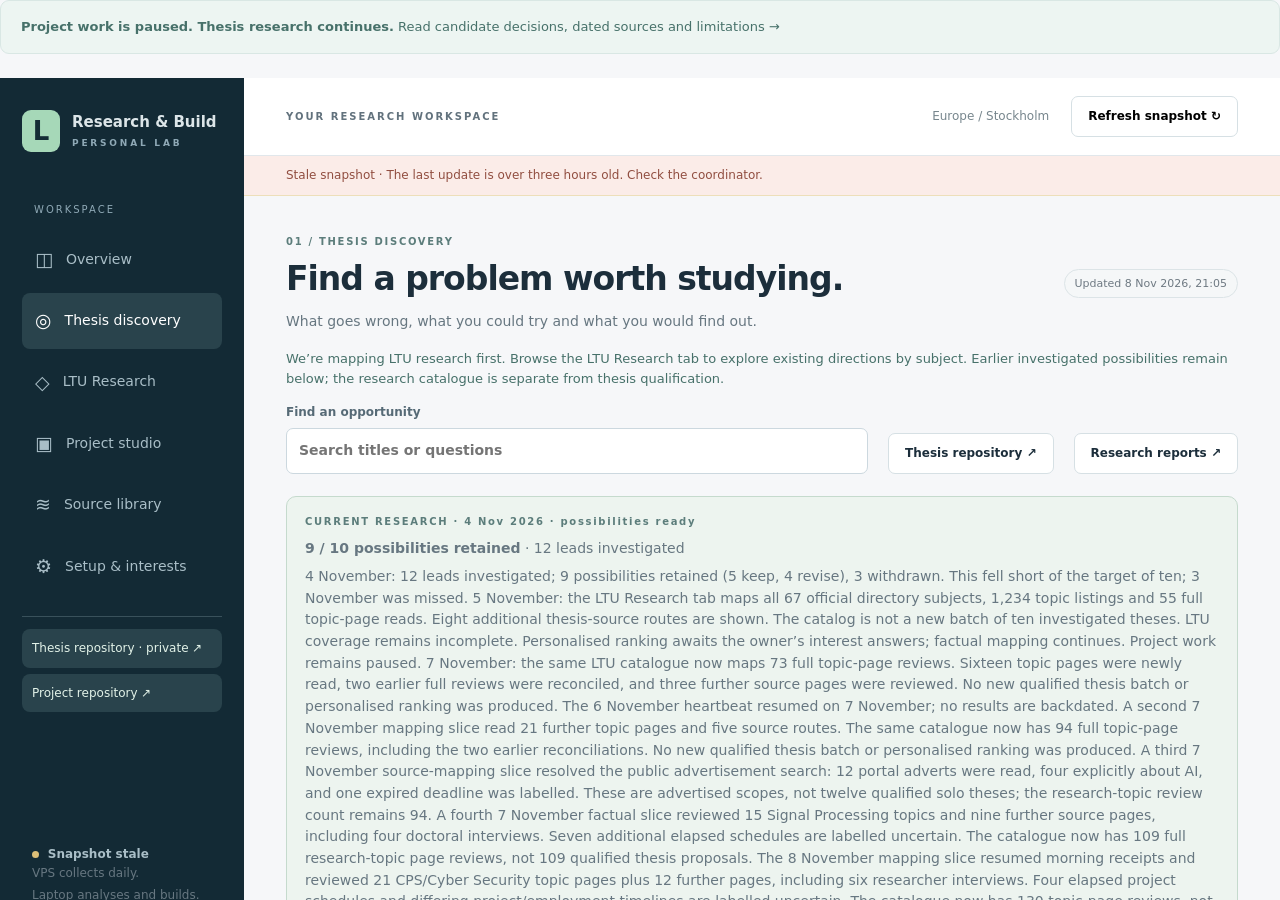
<file: docs/recent.html>
<!doctype html><html lang="en"><meta charset="utf-8"><meta http-equiv="refresh" content="0;url=index.html#thesis"><title>Options moved to dashboard</title><p><a href="index.html#thesis">Open Thesis and Project Studio on the dashboard</a></p></html>
</file>
<file: docs/style.css>
*{box-sizing:border-box}html{scroll-behavior:smooth}body{margin:0;background:#f6f7f9;color:#1c2e3b;font:15px/1.55 system-ui,-apple-system,"Segoe UI",sans-serif}a{color:inherit}button,input,select,textarea{font:inherit}button,a,input,textarea,select{outline-offset:4px}button{cursor:pointer}button:disabled{cursor:wait}a{text-decoration:none}.skip{position:fixed;top:-60px;background:white;z-index:9;padding:12px}.skip:focus{top:0}aside{position:fixed;width:244px;height:100vh;background:#132a35;color:#dce5e8;padding:32px 22px;display:flex;flex-direction:column;z-index:2}.brand{display:flex;align-items:center;gap:12px;font-weight:700;line-height:1.2}.logo{display:grid;place-items:center;width:38px;height:42px;background:#a6d8b8;color:#142d35;font-size:26px;border-radius:9px}.subbrand{display:block;font-size:9px;letter-spacing:2.8px;color:#8fa9b6;margin-top:7px}.nav-label{font-size:10px;letter-spacing:2px;color:#8fa9b6;margin:50px 12px 14px}nav a{display:flex;align-items:center;gap:13px;padding:13px;border-radius:8px;margin-bottom:6px;font-size:19px;color:#a9bec7}nav a span{font-size:14px}nav a.active,nav a:hover{background:#29434c;color:#fff}.sidebar-bottom{margin-top:auto;font-size:12px;color:#a9bec7;padding:16px 10px 0}.sidebar-bottom p{line-height:1.8}.sidebar-bottom a{display:block;margin-top:12px}.status-dot{display:inline-block;width:7px;height:7px;background:#dcbf78;border-radius:50%;margin-right:5px}.workspace{margin-left:244px}header{height:78px;padding:0 42px;display:flex;justify-content:space-between;align-items:center;border-bottom:1px solid #e1e7eb;background:#fff}header>span{font-size:10px;letter-spacing:2px;font-weight:700;color:#62727d}header>div{display:flex;align-items:center;gap:22px}.zone{color:#77868d;font-size:12px}button,.button{background:white;border:1px solid #d6e0e4;padding:10px 16px;border-radius:7px;font-size:12px;font-weight:650;display:inline-block}button:hover,.button:hover{background:#edf4f3}.notice{padding:10px 42px;background:#fff5dd;color:#765d2d;font-size:12px;border-bottom:1px solid #eddfba}main{max-width:1550px;margin:auto;padding:38px 42px 22px}.page-heading{display:flex;align-items:center;justify-content:space-between;gap:24px;margin-bottom:30px}.eyebrow,.tag{font-size:10px;letter-spacing:1.7px;font-weight:700;color:#5c7d7b}.eyebrow{margin-bottom:10px}h1{font-size:33px;font-weight:650;line-height:1.2;letter-spacing:-1px;margin:0 0 12px}h2{font-size:19px;letter-spacing:-.35px;font-weight:650;margin:0 0 14px}p{margin:0 0 18px;color:#677781}.page-heading p{font-size:14px;margin:0}.pill{font-size:11px;white-space:nowrap;padding:5px 10px;border:1px solid #dce4e7;border-radius:20px;background:#f5f7f8;color:#6e7982}.stats{display:grid;grid-template-columns:repeat(4,1fr);gap:16px;margin-bottom:24px}.stat{padding:20px 22px;background:white;border:1px solid #e0e7e9;border-radius:11px}.stat .label{font-size:12px;color:#6a7b84}.stat .value{font-size:28px;font-weight:650;letter-spacing:-1px;margin:7px 0 4px}.stat .note{font-size:11px;color:#87939b}.panel{background:#fff;border:1px solid #dee7e9;border-radius:12px;padding:25px}.lane-grid{display:grid;grid-template-columns:1fr 1fr;gap:22px;margin-bottom:24px}.lane{border-top:3px solid #73a88e}.project-lane{border-top-color:#6d8ab5}.card-top{display:flex;justify-content:space-between;align-items:center;margin-bottom:25px}.lane h2{font-size:24px;max-width:340px}.lane>p{font-size:13px;max-width:450px;min-height:40px}.lane dl{border-top:1px solid #ecf0f2;padding-top:12px;margin:0 0 22px}.lane dl div{display:flex;justify-content:space-between;gap:15px;font-size:12px;margin:12px 0}.lane dt{color:#77858c}.lane dd{margin:0;text-align:right}.text-link{font-size:13px;font-weight:650;color:#306f64;display:flex;justify-content:space-between}.bottom-grid{display:grid;grid-template-columns:1.4fr 1fr;gap:22px}.section-title{display:flex;align-items:baseline;justify-content:space-between;gap:10px}.decisions{padding:0;margin:8px 0 0;list-style:none}.decisions li{display:flex;gap:16px;border-bottom:1px solid #eef1f3;padding:18px 0;align-items:center}.decisions li:last-child{border:0;padding-bottom:0}.decisions li>span{color:#9aaaaf;font-size:12px}.decisions strong{font-size:13px}.decisions p{margin:3px 0 0;font-size:12px}.decisions a{margin-left:auto;font-size:22px;color:#408171}.event{border-left:2px solid #dbe9e3;padding:0 0 20px 17px;margin:20px 0 0}.event strong{font-size:13px}.event p{font-size:12px;margin:6px 0 0}.callout{padding:16px 20px;border:1px solid #d9e7e4;background:#edf5f2;color:#47716a;border-radius:9px;font-size:13px;margin-bottom:24px}.toolbar{display:flex;align-items:end;gap:20px;margin-bottom:22px}.toolbar label:first-child{flex:1}.toolbar label{margin:0}label{display:block;color:#566a76;font-size:12px;font-weight:600;margin:0 0 20px}input,textarea,select{display:block;border:1px solid #ccd8df;border-radius:7px;padding:11px 12px;margin-top:7px;background:white;color:#233b48;width:100%;font-size:14px}textarea{min-height:78px;resize:vertical}.cards{display:grid;grid-template-columns:repeat(2,minmax(0,1fr));gap:20px}.opportunity{padding:25px;display:flex;flex-direction:column;align-items:start}.opportunity h2{margin:14px 0 12px;font-size:23px}.opportunity p{font-size:14px}.opportunity button{margin-top:auto}.pipeline{display:flex;align-items:center;justify-content:space-between;gap:12px;padding:20px;background:white;border:1px solid #e0e7e9;border-radius:10px;margin:24px 0;font-size:13px}.pipeline b{color:#9cb2bb}.checklist{margin-top:22px}.checklist p{font-size:13px}.table-wrap{padding:0;overflow:auto}table{border-collapse:collapse;width:100%;font-size:13px}th,td{text-align:left;padding:15px 20px;border-bottom:1px solid #edf1f3}th{background:#f0f4f5;color:#657c87;font-size:11px;text-transform:uppercase;letter-spacing:.8px}td:first-child{font-weight:600}td a:hover{text-decoration:underline}td:nth-child(3){color:#73848d}#source-count{font-size:12px;color:#7a8992;white-space:nowrap;padding-bottom:12px}.form-row{display:grid;grid-template-columns:1fr 1fr;gap:16px}.primary{background:#265d51;color:white;border-color:#265d51}.primary:hover{background:#194c41}.muted{font-size:12px;color:#829099;margin:14px 0 0}.machine{padding:15px 0;border-bottom:1px solid #edf0f2}.machine:last-child{border:0;padding-bottom:0}.machine strong{font-size:13px}.machine p{font-size:12px;margin:5px 0 0}footer{font-size:11px;color:#92a0a8;display:flex;justify-content:space-between;padding-top:32px;margin-top:15px}dialog{width:min(680px,92vw);max-height:88vh;border:1px solid #d4e1e4;border-radius:14px;padding:34px;color:#233b48;box-shadow:0 20px 100px #12283244}dialog::backdrop{background:#102b3780}#close-detail{float:right;border:0;font-size:24px;padding:0 10px}dialog h2{font-size:27px;margin:18px 0}dialog h3{font-size:13px;margin:22px 0 6px}dialog p{font-size:14px}.empty{padding:30px;border:1px dashed #b9cbd0;border-radius:10px;color:#6e818b}.error{background:#fbece8;color:#914e40}[hidden]{display:none!important}@media(min-width:1600px){main{padding-top:50px}.lane{padding:32px}.lane-grid{gap:26px}}@media(max-width:1150px){aside{width:205px;padding:28px 14px}.workspace{margin-left:205px}main{padding:28px 25px}.notice{padding:10px 25px}header{padding:0 25px}.stats{gap:10px}.stat{padding:16px}.page-heading{align-items:start;flex-direction:column;gap:14px}.bottom-grid{grid-template-columns:1fr}.zone{display:none}h1{font-size:29px}}@media(max-width:760px){aside{position:static;width:100%;height:auto;padding:16px}.brand{margin-bottom:14px}.nav-label,.sidebar-bottom{display:none}nav{display:flex;flex-wrap:wrap;gap:4px}nav a{padding:8px;margin:0;gap:7px}nav a span{font-size:11px}.workspace{margin:0}header{height:60px;padding:0 18px}header>span{font-size:8px}main{padding:25px 18px}.notice{padding:10px 18px;font-size:11px}.stats{grid-template-columns:1fr 1fr}.lane-grid,.cards{grid-template-columns:1fr}.panel{padding:20px}.toolbar{flex-wrap:wrap}.toolbar label:first-child{flex-basis:100%}.pipeline{flex-wrap:wrap;justify-content:center;font-size:11px}footer{display:block}footer span{display:block;margin-top:6px}.form-row{grid-template-columns:1fr}h1{font-size:29px}.page-heading .pill{white-space:normal}}

/* Opportunity-first views */
.cards{display:block}.idea-grid{display:grid;grid-template-columns:repeat(3,minmax(0,1fr));gap:18px;margin:22px 0 34px}
.lane-focus{display:flex;justify-content:space-between;align-items:center;gap:20px;padding:18px 22px;background:#edf4ef;border:1px solid #c5dacd;border-radius:10px}.lane-focus p{margin:6px 0 0;font-size:14px}
.idea-card{background:#fff;border:1px solid #dce4e8;border-radius:14px;padding:22px;display:flex;flex-direction:column;min-width:0;box-shadow:0 4px 14px #142d3505}.idea-card.chosen{border-top:4px solid #237254;padding-top:19px}
.idea-top{display:flex;align-items:center;justify-content:space-between;gap:8px}.idea-top .tag{font-size:9px;letter-spacing:1px}.idea-badge{font-size:10px;border:1px solid #d7e0e4;padding:4px 8px;border-radius:20px;white-space:nowrap}.chosen-badge{background:#e5f1e9;color:#1c6347;border-color:#b4d3be}
.idea-card h2{font-size:22px;line-height:1.25;letter-spacing:-.5px;margin:20px 0 12px}.idea-intro{font-size:13px;color:#51636f;margin:0 0 16px;min-height:80px}
.idea-flow{list-style:none;padding:15px;margin:4px 0 20px;background:#f2f5f8;border-radius:10px;display:flex;flex-direction:column;gap:0}
.idea-flow li{display:flex;align-items:center;gap:10px;position:relative;padding:9px 0}.idea-flow li:not(:last-child):after{content:"";height:12px;width:1px;background:#b9c9d5;position:absolute;left:12px;bottom:-6px}
.idea-flow span{display:grid;place-items:center;flex:0 0 25px;height:25px;background:white;border:1px solid #c7d6de;border-radius:50%;font-size:10px;color:#37627a}.idea-flow p{font-size:12px;line-height:1.35;margin:0;color:#2d495b}
.idea-outcome{padding:0 0 14px}.idea-outcome strong{display:block;font-size:14px;margin:5px 0}.idea-outcome p{font-size:12px;line-height:1.55;color:#596d77;margin:0}
.idea-facts{display:grid;grid-template-columns:1fr 1fr;gap:12px;border-top:1px solid #e5ebef;padding-top:14px;margin-top:auto}.idea-facts .label{font-size:9px}.idea-facts strong{display:block;font-size:13px;margin-top:4px}.idea-audience{font-size:11px;color:#49606e;margin:16px 0}.idea-audience span{color:#87959d}.idea-open{width:100%;text-align:left;color:#175f52;font-size:11px;padding:12px}
.comparison{margin:30px 0}.comparison table{background:white;min-width:650px}.comparison th{font-size:12px;text-align:left}.comparison td{font-size:12px;max-width:260px}.comparison .table-wrap{border:1px solid #dce4e8;border-radius:12px}.comparison h2{font-size:20px}
.decision-summary{padding:18px 0;border-bottom:1px solid #e1e8eb}.decision-summary:last-child{border:0}.decision-summary h3{font-size:17px;line-height:1.4;margin:7px 0}.decision-summary p{font-size:12px}.decision-summary .text-link{font-size:12px}
dialog{width:min(900px,94vw)}.detail-lead{font-size:17px!important;color:#526874}.detail-grid{display:grid;grid-template-columns:1fr 1fr;gap:4px 30px}.detail-grid h3{color:#203f50}.detail-grid p{font-size:13px}dialog .idea-flow{flex-direction:row;gap:15px}dialog .idea-flow li{flex:1;align-items:flex-start}dialog .idea-flow li:after{display:none}.next-step{padding:18px;background:#edf5ef;border-radius:10px;margin:24px 0}.next-step p{margin:8px 0}.evidence-details{border-top:1px solid #dce4e8;padding:16px 0}.evidence-details summary{font-weight:600;font-size:13px;cursor:pointer}.choice-actions{border-top:1px solid #dce4e8;padding-top:20px}.choice-actions p{font-size:12px;max-width:650px}
@media(max-width:1100px){.idea-grid{grid-template-columns:1fr}.idea-intro{min-height:0}.idea-card h2{font-size:25px}.idea-card .idea-flow{flex-direction:row;gap:12px}.idea-card .idea-flow li{flex:1;align-items:flex-start}.idea-card .idea-flow li:after{display:none}.idea-facts{max-width:400px}.idea-open{width:auto;align-self:start}}
@media(max-width:600px){.lane-focus{display:block}.lane-focus .pill{display:inline-block;margin-top:12px}.detail-grid{grid-template-columns:1fr}dialog .idea-flow,.idea-card .idea-flow{flex-direction:column}dialog .idea-flow li,.idea-card .idea-flow li{width:100%}.idea-card{padding:20px}.choice-actions .button{margin-top:10px}}

.explore-again{display:flex;justify-content:space-between;align-items:center;gap:20px;margin:5px 0 20px;padding:18px 20px;border:1px dashed #b9cbd1;border-radius:10px}.explore-again strong{font-size:14px}.explore-again p{font-size:12px;color:#667b87;margin:4px 0}.explore-again button{white-space:nowrap}.discussion-actions,.question-suggestions{display:flex;flex-wrap:wrap;gap:10px;margin:20px 0}.conversation-note{background:#eff4f7;padding:15px;border-radius:8px;font-size:13px;margin:18px 0}#detail-content>label{display:block;margin:18px 0 7px;font-size:13px;font-weight:600}#agent-question,#agent-message{width:100%;padding:12px;border:1px solid #c9d6dc;border-radius:8px;resize:vertical;font-size:14px}#preference-duration{width:100%;padding:10px;border:1px solid #c9d6dc;border-radius:7px;margin-bottom:10px}#agent-message-area{border-top:1px solid #dce4e8;margin-top:20px;padding-top:15px}#agent-message-area label{display:block;margin-bottom:8px}#agent-message-area button{margin-top:10px}#agent-copy-status{font-size:12px}@media(max-width:600px){.explore-again{display:block}.explore-again button{margin-top:10px}}
.page-heading{margin-bottom:16px}.view>.callout{padding:0;background:transparent;border:0;margin:0 0 14px;font-size:13px}.explore-again{padding:10px 16px;margin-bottom:14px}.explore-again p{display:none}.lane-focus{padding:12px 18px}.idea-grid{margin-top:16px}
.repo-nav{margin-top:16px;padding-top:12px;border-top:1px solid #39515b}.repo-nav a{padding:10px;background:#29434c}.repo-nav a span{font-size:12px;color:#e2f2e8}.repo-links{display:flex;flex-wrap:wrap;gap:10px;align-items:center;margin-bottom:18px}@media(max-width:760px){.repo-nav{display:flex;flex-wrap:wrap;gap:8px;margin-top:12px}.repo-nav a{flex:1;min-width:150px}.repo-links .button{flex:1;text-align:center}}

.job-panel{border:1px solid #b9d5cc;background:#f4faf7;border-radius:12px;padding:18px;margin:0 0 24px}.job-toolbar{display:flex;align-items:center;gap:12px}.job-toolbar>div{flex:1}.job-toolbar p,.queue-state{font-size:12px;margin:5px 0;color:#4f695f}.job-toolbar button:disabled{opacity:.45;cursor:not-allowed}.job-row{display:flex;justify-content:space-between;gap:15px;border-top:1px solid #d6e4dc;padding:14px 0;font-size:13px}.job-row p{font-size:12px;max-width:560px}.job-row button{font-size:11px;padding:7px 10px;margin-left:5px}.job-row a{font-size:12px;color:#176a54}.select-idea{display:flex;align-items:center;gap:8px;font-size:12px;font-weight:600;border-bottom:1px solid #e2e9ec;padding-bottom:12px;margin-bottom:16px;cursor:pointer}.select-idea input{width:17px;height:17px;accent-color:#237254}.select-idea span{margin-left:auto;font-size:10px;font-weight:400;color:#617782}.source-preview{padding:11px 0;border-top:1px dashed #d8e2e7;min-height:70px;margin-bottom:10px}.source-preview a{display:block;font-size:12px;color:#246358;text-decoration:underline;margin:3px 0}.source-preview small{display:block;font-size:10px;color:#687d87}.provenance-panel{padding:20px;background:#f1f5f9;border-radius:10px;margin:20px 0}.provenance-panel article{border-bottom:1px solid #d9e4ea;padding:10px 0}.provenance-panel a{display:block;margin:6px 0}.provenance-panel p{font-size:13px}.originality-note{padding:12px;border-left:3px solid #c8a75d;background:#fcf7e9}.comparison table{min-width:1050px}.comparison td,.comparison th{min-width:150px}#dashboard-key{width:100%;padding:12px;margin:10px 0;border:1px solid #c9d6dc;border-radius:8px}@media(max-width:700px){.job-toolbar{flex-wrap:wrap}.job-toolbar>div{flex-basis:100%}.job-row{display:block}.job-row>div+div{margin-top:10px}}

#login-password{width:100%;padding:12px;border:1px solid #b9ccc3;border-radius:8px;margin:8px 0}.remember-login{display:flex;gap:10px;align-items:center;margin:15px 0}.remember-login input{width:18px;height:18px}#login-form{margin-bottom:20px}

.job-row a.primary{display:inline-flex;align-items:center;padding:9px 14px;color:#fff;background:#245b4c;border-radius:6px;text-decoration:none;font-weight:650}

.learning-design{margin:24px 0}.learning-levels{display:grid;grid-template-columns:repeat(3,minmax(0,1fr));gap:12px;margin:16px 0}.learning-levels article{border:1px solid var(--line, #deded8);border-radius:16px;padding:16px}.learning-levels p{line-height:1.5;font-size:.93rem}@media(max-width:700px){.learning-levels{grid-template-columns:1fr}}

.card-date{display:block;font-size:11px;color:#71818a;margin:9px 0}.idea-card .idea-intro{display:-webkit-box;-webkit-line-clamp:3;-webkit-box-orient:vertical;overflow:hidden}.idea-card .idea-outcome strong{display:-webkit-box;-webkit-line-clamp:3;-webkit-box-orient:vertical;overflow:hidden}.idea-card .source-preview{min-height:0;margin-top:12px;padding:10px 0}.idea-card .source-preview a{overflow:hidden;white-space:nowrap;text-overflow:ellipsis}.comparison table{min-width:0;width:100%}.comparison td,.comparison th{min-width:150px;max-width:320px}.selected-comparison summary{font-weight:650;cursor:pointer}

.comparison thead th{text-transform:none;letter-spacing:0}

.existing-apps{display:flex;flex-wrap:wrap;gap:12px;align-items:center;padding:12px 0}.existing-apps a{font-size:13px;color:var(--accent);font-weight:650}

.decision-note{font-size:12px;line-height:1.5;padding:8px 10px;border-left:3px solid #b18a44;background:#faf7ef;color:#61523c}

.ltu-catalog{display:grid;gap:16px}
.ltu-intro p,.ltu-coverage p,.ltu-error p{margin:0 0 6px}
.ltu-coverage{padding:14px 17px;border:1px solid #c5dacd;border-radius:10px;background:#edf4ef}
.ltu-coverage p{font-size:13px;color:#365d53}
.ltu-coverage p:last-child{margin-bottom:0}
.ltu-toolbar{display:flex;align-items:end;flex-wrap:wrap;gap:14px 22px}
.ltu-toolbar label{margin:0}
.ltu-toolbar label:first-child{flex:1 1 260px}
.ltu-toolbar .ltu-check{display:flex;align-items:center;gap:8px;min-height:42px;cursor:pointer}
.ltu-check input{width:16px;height:16px;margin:0;accent-color:#237254}
.ltu-result-count{font-size:13px;margin:0 0 10px;color:#526874}
.ltu-subjects{display:grid;gap:8px}
.ltu-subject{min-width:0;border:1px solid #dce4e8;border-radius:10px;background:#fff}
.ltu-subject summary{padding:13px 16px;cursor:pointer;overflow-wrap:anywhere}
.ltu-subject summary:hover{background:#f2f7f5;border-radius:10px}
.ltu-subject-name{font-weight:650}
.ltu-subject-meta{display:inline-flex;flex-wrap:wrap;align-items:center;gap:6px 10px;margin-inline-start:10px;font-size:12px;color:#526874}
.ltu-badge{display:inline-block;padding:2px 8px;border:1px solid #d6e0e4;border-radius:20px;background:#f3f6f8;font-size:11px;color:#365566}
.ltu-review-reviewed{background:#eaf4ed;color:#245840;border-color:#bdd8c6}
.ltu-review-inaccessible{background:#fcf4e4;color:#714e21;border-color:#ead6ae}
.ltu-subject-body{padding:4px 16px 16px;border-top:1px solid #e9eff1;overflow-wrap:anywhere}
.ltu-subject-body>p{margin:10px 0}
.ltu-topics{display:grid;grid-template-columns:repeat(auto-fit,minmax(min(270px,100%),1fr));gap:12px;margin-top:14px}
.ltu-topic{min-width:0;padding:14px;border:1px solid #e0e7e9;border-radius:9px;background:#f8fafb}
.ltu-topic h4{font-size:15px;line-height:1.4;margin:0 0 6px}
.ltu-topic p{font-size:13px;margin:9px 0}
.ltu-evidence,.ltu-dates{font-size:12px;color:#526874}
.ltu-dates{display:grid;grid-template-columns:repeat(auto-fit,minmax(100px,1fr));gap:6px 12px;margin:10px 0}
.ltu-dates dt{font-weight:650}
.ltu-dates dd{margin:0}
.ltu-source{color:#246358;font-size:13px;font-weight:650;text-decoration:underline;text-underline-offset:2px}
.ltu-empty{margin:0;padding:12px 15px;border:1px dashed #b9cbd0;border-radius:9px;color:#526874}
.ltu-error{background:#fff3ec;color:#7b422e}
.ltu-error p{color:inherit}
.ltu-error .ltu-source{display:inline-block;margin:5px}
.ltu-listing-sources{padding:14px 16px;border:1px solid #dce4e8;border-radius:10px;background:#fff}
.ltu-listing-sources>summary{cursor:pointer;font-weight:650}
.ltu-listing-sources>p{font-size:13px;margin:12px 0}
.ltu-related{display:flex;flex-wrap:wrap;gap:8px 14px;margin-top:10px}
@media(max-width:600px){
 .ltu-subject-meta{display:flex;margin:6px 0 0 15px}
 .ltu-toolbar{gap:8px}
 .ltu-toolbar .ltu-check{min-height:34px}
}
</file>
<file: docs/projects/rp1/style.css>
﻿:root{--ink:#182c29;--muted:#62716c;--paper:#f5f5ef;--line:#d9ded5;--green:#265d48;--lime:#d8ef9b;--orange:#ab4a2b}*{box-sizing:border-box}body{margin:0;background:var(--paper);color:var(--ink);font:15px/1.55 system-ui,-apple-system,Segoe UI,sans-serif}a{color:inherit}.top,main,footer{max-width:1440px;margin:auto}.top{height:67px;border-bottom:1px solid var(--line);display:flex;align-items:center;justify-content:space-between;padding:0 6%;font-size:10px;font-weight:750;letter-spacing:.12em}.top a{text-decoration:none;letter-spacing:0;font-size:13px}.top span:last-child{color:var(--muted)}main{padding:0 6%}.hero{display:grid;grid-template-columns:1.4fr .6fr;gap:9%;align-items:end;padding:100px 0 90px}.eyebrow{font-size:10px;letter-spacing:.17em;font-weight:800;color:var(--green)}.dot{display:inline-block;width:8px;height:8px;border-radius:50%;background:#81ab55;margin-right:8px}h1,h2,h3,p{margin-top:0}h1,h2{font-family:Georgia,serif;font-weight:400;letter-spacing:-.045em;line-height:1.03}h1{font-size:clamp(58px,7vw,100px);margin:24px 0}h1 em{color:var(--green);font-weight:400}h2{font-size:clamp(38px,4vw,57px);margin:14px 0}.hero p{max-width:520px;color:var(--muted)}.hero .lead{font-size:21px;color:var(--ink);line-height:1.4}.hero-card{background:#dce9d3;padding:28px 30px;min-height:225px;display:flex;flex-direction:column;justify-content:space-between}.card-top,.card-bottom{font-size:10px;font-weight:800;letter-spacing:.13em}.card-top{display:flex;justify-content:space-between}.hero-card p{font-family:Georgia,serif;font-size:25px;line-height:1.2;color:var(--ink);margin:25px 0}.card-bottom{border-top:1px solid #b9cdb3;padding-top:15px}.workspace,.results{border-top:1px solid var(--ink);padding:38px 0 80px}.section-head{display:flex;justify-content:space-between;gap:25px;align-items:end;margin-bottom:28px}.section-head>p,.section-head>div>p{max-width:390px;color:var(--muted);margin-bottom:5px}.import-grid{display:grid;grid-template-columns:1fr 1fr;gap:14px}.import-box,.sample-box{background:white;border:1px solid var(--line);padding:30px;display:flex;gap:20px;min-height:190px}.sample-box{background:#edf1e6}.box-icon{font-size:24px;color:var(--green)}h3{font-size:16px;margin-bottom:6px}.import-grid p{color:var(--muted);font-size:13px}.button{display:inline-block;border:0;padding:12px 17px;font:700 12px system-ui;cursor:pointer;text-decoration:none}.primary{background:var(--ink);color:white}.secondary{background:transparent;color:var(--ink);border:1px solid #9aaa98}.button:hover{opacity:.8}.button span{margin-left:25px}input[type=file]{position:absolute;width:1px;height:1px;opacity:0}.filename{font-size:12px;color:var(--muted);margin-left:10px}.format{margin-top:20px;font-size:13px;color:var(--muted)}summary{cursor:pointer;color:var(--ink);font-weight:700}pre{overflow:auto;background:#e8ece4;padding:15px;color:var(--ink)}.error{color:#922e1b;background:#fce9e3;padding:14px}.notice{background:#e8efdf;border-left:3px solid var(--green);padding:16px 20px;font-size:13px}.summary{display:grid;grid-template-columns:repeat(3,1fr);margin:22px 0;gap:10px}.stat{background:white;border:1px solid var(--line);padding:18px}.stat b{font:32px Georgia,serif;display:block}.stat span{font-size:11px;text-transform:uppercase;letter-spacing:.1em;font-weight:800}.report-layout{display:grid;grid-template-columns:235px 1fr;border:1px solid var(--line);background:white}.pr-list{border-right:1px solid var(--line);padding:20px}.list-title{font-size:10px;font-weight:800;letter-spacing:.12em;display:flex;justify-content:space-between;margin-bottom:12px}.pr-button{display:block;text-align:left;width:100%;background:none;border:0;padding:12px;cursor:pointer;color:var(--ink);overflow-wrap:anywhere}.pr-button.active{background:#e8efdf;font-weight:700}.detail{padding:28px;min-width:0}.detail-head,.timeline-head{display:flex;justify-content:space-between;gap:15px;align-items:end}.detail-head h3,.timeline-head h3{font:30px Georgia,serif;margin:8px 0 20px;overflow-wrap:anywhere}.detail-head label,.timeline-head span{font-size:12px;color:var(--muted)}select{display:block;padding:8px;margin:5px 0 20px;border:1px solid var(--line);background:white}.finding{border-top:1px solid var(--line);padding:16px 0;display:grid;grid-template-columns:120px 1fr;gap:12px}.badge{font-size:10px;font-weight:800;letter-spacing:.08em;text-transform:uppercase}.supported{color:#286c4b}.contradicted{color:#a43e28}.unknown{color:#8a6519}.finding strong{font-size:14px}.finding p{color:var(--muted);font-size:13px;margin:5px 0}.refs{font-size:11px;color:var(--green);overflow-wrap:anywhere}.timeline-head{border-top:1px solid var(--ink);padding-top:25px;margin-top:25px}.event{border-left:2px solid #c9dac2;padding:0 0 20px 20px;margin-left:5px}.event strong{font-size:13px}.event time{display:block;color:var(--muted);font-size:12px}.event pre{white-space:pre-wrap;overflow-wrap:anywhere;font-size:11px;margin:8px 0 0}.remedies{border-top:1px solid var(--ink);padding:45px 0 90px;display:grid;grid-template-columns:1fr 1fr;gap:10%}.remedies>div>p{color:var(--muted);max-width:370px}.remedy-list article{border-bottom:1px solid var(--line);display:flex;gap:25px;padding:16px 0}.remedy-list article span{font:italic 18px Georgia;color:#8caa83}.remedy-list p{color:var(--muted);font-size:13px;margin:0}footer{border-top:1px solid var(--line);padding:25px 6%;display:flex;justify-content:space-between;gap:20px;font-size:11px;color:var(--muted)}footer span:first-child{font-weight:800;letter-spacing:.1em;color:var(--ink)}[hidden]{display:none!important}@media(max-width:700px){.top span:nth-child(2){display:none}.hero,.remedies,.import-grid,.report-layout{grid-template-columns:1fr}.hero{padding:55px 0;gap:30px}.section-head{display:block}.section-head>p{margin-top:15px}.pr-list{border-right:0;border-bottom:1px solid var(--line)}.detail{padding:20px}.finding{grid-template-columns:1fr;gap:3px}.summary{gap:4px}.stat{padding:10px}.stat b{font-size:25px}.stat span{font-size:9px}footer{flex-wrap:wrap}.detail-head{align-items:start;flex-direction:column}}
</file>
<file: docs/projects/rp2/style.css>
﻿:root{--ink:#163b34;--muted:#6f7d73;--paper:#f5f5ee;--lime:#d5ecb5;--line:#dce2d8}*{box-sizing:border-box}html{scroll-behavior:smooth}body{margin:0;background:var(--paper);color:var(--ink);font-family:Arial,sans-serif;font-size:14px}.top{height:64px;border-bottom:1px solid var(--line);display:flex;align-items:center;justify-content:space-between;padding:0 5%;font-size:10px;font-weight:bold;letter-spacing:.14em}.top a{color:inherit;text-decoration:none}.top i,.dot{display:inline-block;width:7px;height:7px;background:#8bbf71;border-radius:50%}.hero{padding:95px 8% 100px;display:grid;grid-template-columns:1.5fr .65fr;gap:12%;align-items:end}.eyebrow{font-size:10px;letter-spacing:.17em;font-weight:700}.muted{color:#97a39a}.hero h1,.empty h2{font-family:Georgia,serif;font-size:clamp(44px,5.5vw,78px);font-weight:400;line-height:1.03;letter-spacing:-.045em;margin:28px 0}.hero h1 em,.empty h2 em{font-weight:400;color:#789d7a}.hero p{max-width:560px;font-size:16px;line-height:1.7;color:#5e7066}.hero-actions{display:flex;gap:30px;align-items:center;margin-top:36px}.button{border:0;font-weight:700;padding:17px 20px;cursor:pointer;text-decoration:none;display:inline-flex;justify-content:space-between;gap:40px;font-size:12px}.primary{background:var(--ink);color:white}.text-link{color:var(--ink);font-size:12px;font-weight:bold}.hero-note{border-top:1px solid #aab8ab;padding-top:19px}.hero-note>span,.note-bottom{font-size:10px;font-weight:bold;letter-spacing:.14em}.hero-note p{font:italic 23px/1.35 Georgia,serif;color:var(--ink);margin:25px 0 50px}.note-bottom{border-top:1px solid var(--line);padding-top:18px;display:flex;justify-content:space-between;color:#839388}.note-bottom span{font-size:21px}.workspace{background:#e9eee5;padding:75px 5% 90px}.section-head{display:flex;justify-content:space-between;align-items:end;margin-bottom:35px}.section-head h2,.report-top h2{font:400 40px Georgia,serif;letter-spacing:-.035em;margin:12px 0}.section-head p,.report-top p{color:var(--muted)}.privacy{text-align:right;font-size:10px;letter-spacing:.1em;font-weight:bold;line-height:2}.privacy small{font-size:11px;color:var(--muted);letter-spacing:0;font-weight:normal}.layout{display:grid;grid-template-columns:315px minmax(0,1fr);gap:16px}.panel,.results{background:#fff}.controls{padding:25px}.panel-title{display:flex;justify-content:space-between;border-bottom:1px solid var(--line);padding-bottom:20px;font-size:10px;letter-spacing:.13em;font-weight:bold}.controls h3{font-size:14px;margin:26px 0 10px}.controls h3 b{color:#a7b6aa;font-size:10px;margin-right:10px}.controls h3 small{font-size:9px;color:#9aa99c}.controls p{color:var(--muted);font-size:12px;line-height:1.6}.upload{display:block;text-align:center;border:1px dashed #aabca9;padding:17px;cursor:pointer;font-size:12px;font-weight:bold}.upload input{display:none}.sample{background:none;border:0;padding:14px 0;color:#537e5b;font-weight:bold;cursor:pointer}.file-status{font-size:11px;line-height:1.5;color:#697c6e;overflow-wrap:anywhere}.rule{border-top:1px solid var(--line);margin-top:22px}.field{font-size:11px;font-weight:bold;display:block;margin:15px 0}.field input{display:block;width:100%;padding:11px;margin-top:7px;border:1px solid #d7ded5;font:12px Arial;color:var(--ink);background:white}.hint{font-size:11px!important}.dark{width:100%;background:var(--ink);color:white;margin-top:15px}.error{color:#ad4435;font-size:12px;line-height:1.5;margin-top:12px}.results{min-width:0}.empty{min-height:630px;display:flex;align-items:center;justify-content:center;flex-direction:column;text-align:center;padding:40px}.empty-symbol{width:65px;height:65px;display:grid;place-items:center;background:#e7f1dd;border-radius:50%;font-size:30px;margin-bottom:30px}.empty h2{font-size:46px;margin:20px}.empty p{color:var(--muted);line-height:1.6;max-width:350px}.results #report{padding:30px}.report-top,.card-head{display:flex;justify-content:space-between;align-items:start;gap:15px}.report-top h2{font-size:32px}.report-top p{font-size:10px;letter-spacing:.1em}.outline{background:white;border:1px solid #bac8bc;color:var(--ink);padding:12px;font-weight:bold;font-size:11px;cursor:pointer;white-space:nowrap}.decision{background:#e3f0d6;padding:25px;margin:25px 0 12px;display:flex;justify-content:space-between;align-items:center}.tag{font-size:9px;letter-spacing:.15em;font-weight:bold}.decision h3{font:400 25px Georgia,serif;margin:12px 0}.decision p{color:#607468;margin:0;line-height:1.5}.decision-mark{font-size:35px}.metric-grid{display:grid;grid-template-columns:repeat(3,1fr);gap:12px}.metric{border:1px solid var(--line);padding:20px;min-width:0}.metric span,.metric small{display:block;font-size:9px;letter-spacing:.08em;color:#839388}.metric strong{display:block;font:30px Georgia,serif;margin:12px 0}.metric small{letter-spacing:0;line-height:1.4}.accent{background:#f7f7ef}.chart-card{border:1px solid var(--line);padding:23px;margin-top:12px}.card-head h3,.evidence h3{font:22px Georgia,serif;margin:10px 0}.legend{font-size:9px;white-space:nowrap;color:#7a8b7e}.legend i{display:inline-block;width:8px;height:8px;background:#173b34;border-radius:50%}.legend i:nth-child(2){background:#d69c72}.legend i:nth-child(3){background:#819f83}svg{width:100%;height:auto}.slider-label{display:flex;align-items:center;gap:12px;font-size:9px;letter-spacing:.1em;color:#839388}.slider-label input{flex:1;accent-color:#557c5d}.slider-label strong{color:var(--ink)}.target-detail{font-size:11px;line-height:1.6;margin-top:14px}.evidence-grid{display:grid;grid-template-columns:1fr 1fr;gap:12px;margin-top:12px}.evidence{border:1px solid var(--line);padding:23px}.evidence.warm{background:#f7f6ef}.evidence div:last-child{font-size:12px;color:#65786a;line-height:1.7;white-space:pre-line;overflow-wrap:anywhere}.footnote{margin:25px 0 0;font-size:10px;color:#819084;line-height:1.6}.footnote strong{letter-spacing:.1em}footer{background:var(--ink);color:#d9e5d7;padding:35px 5%;display:flex;justify-content:space-between;font-size:10px;letter-spacing:.12em;font-weight:bold}footer em{font:italic 15px Georgia,serif;letter-spacing:0;font-weight:normal}@media(max-width:800px){.hero{grid-template-columns:1fr;padding:60px 6%;gap:45px}.hero-note p{margin-bottom:25px}.layout{grid-template-columns:1fr}.section-head{align-items:start;gap:20px}.privacy{display:none}.top span:nth-child(2){display:none}.metric-grid{grid-template-columns:1fr}.evidence-grid{grid-template-columns:1fr}.report-top,.card-head{flex-direction:column}.results #report{padding:20px}footer{gap:20px;flex-direction:column}}
</file>
